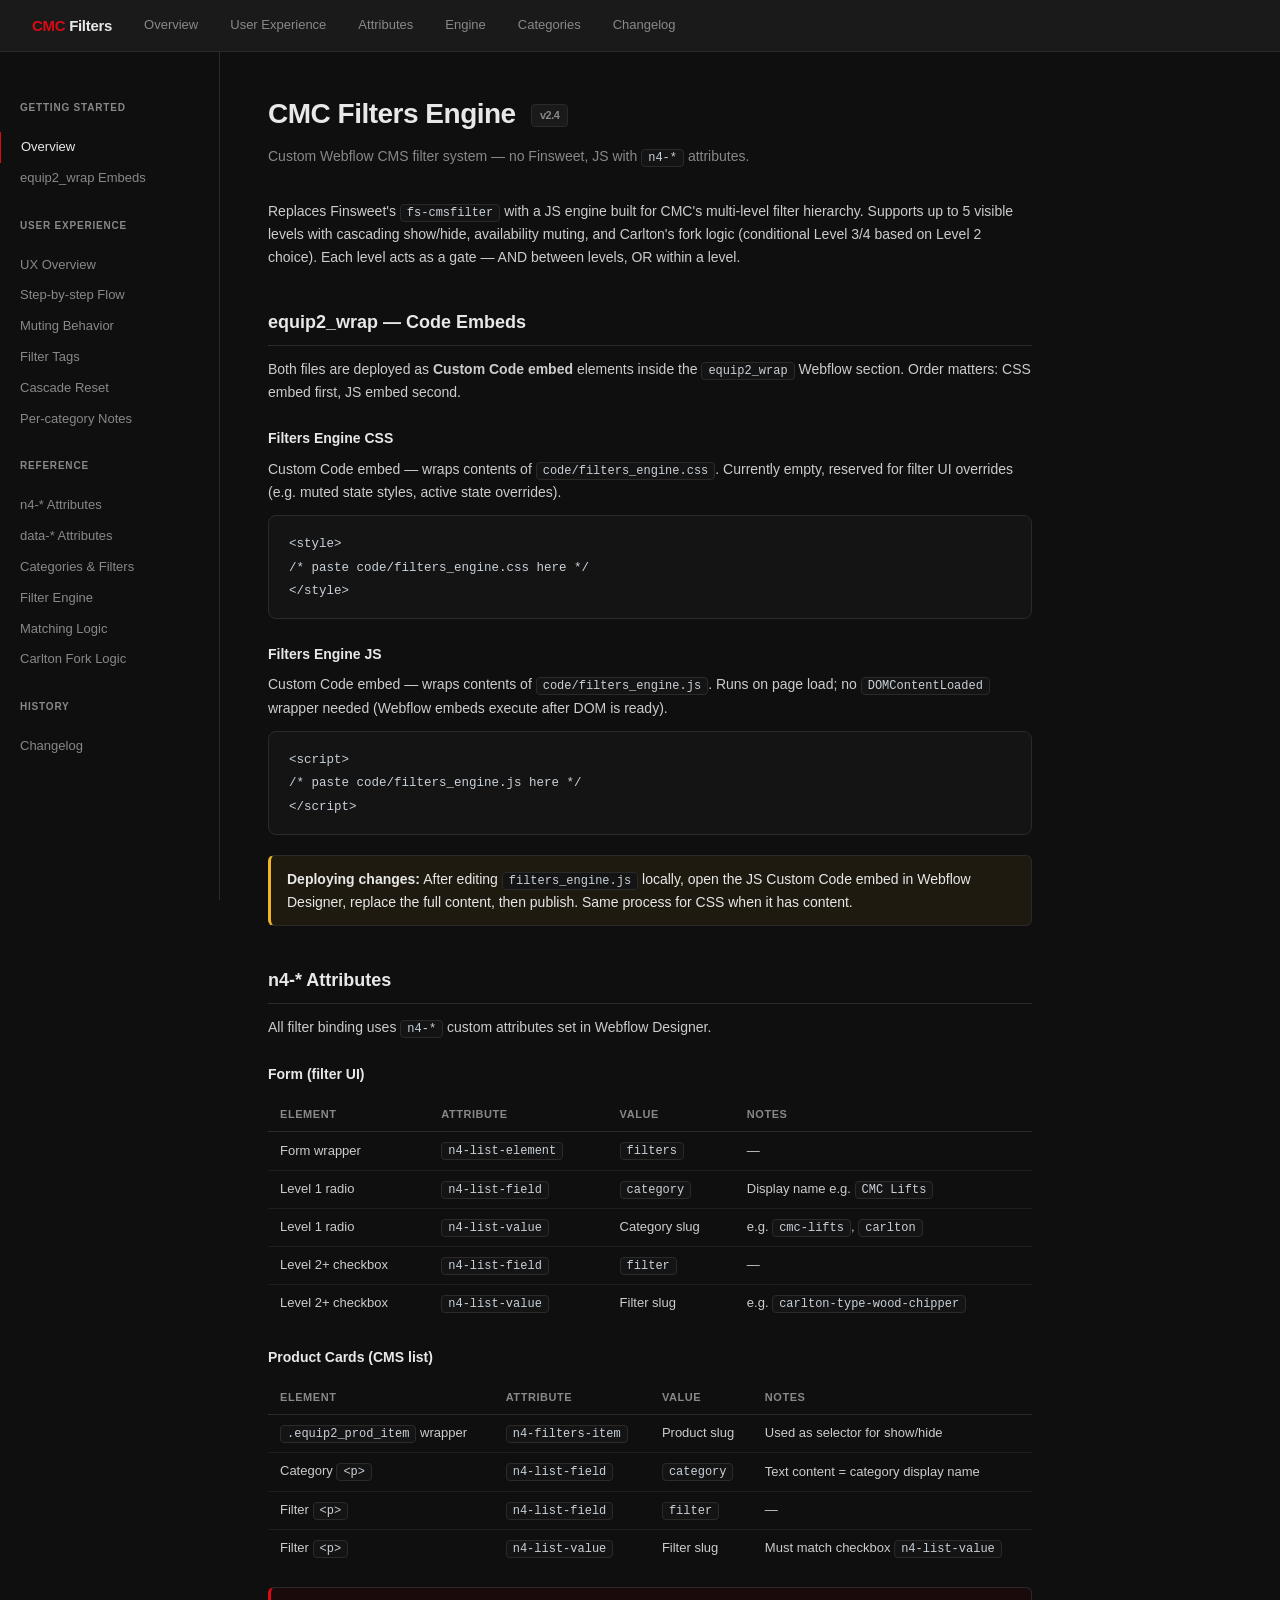
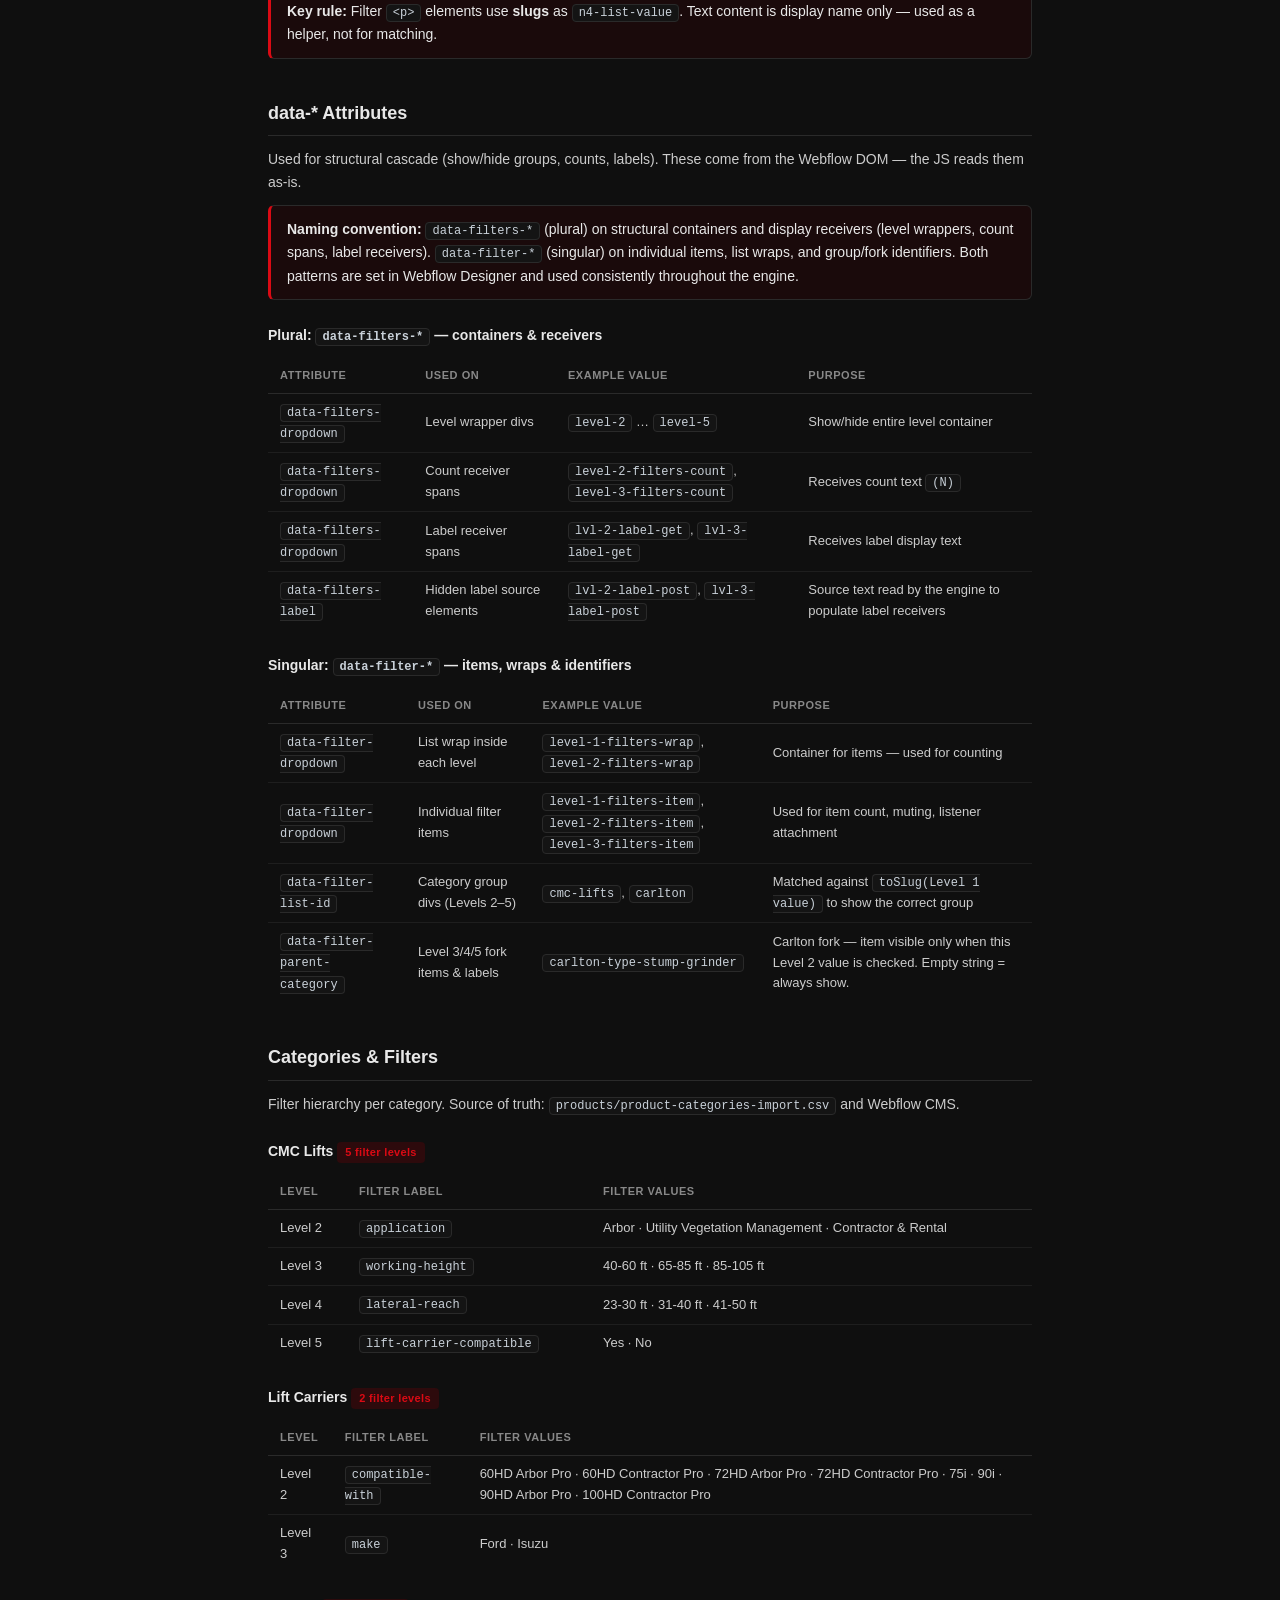
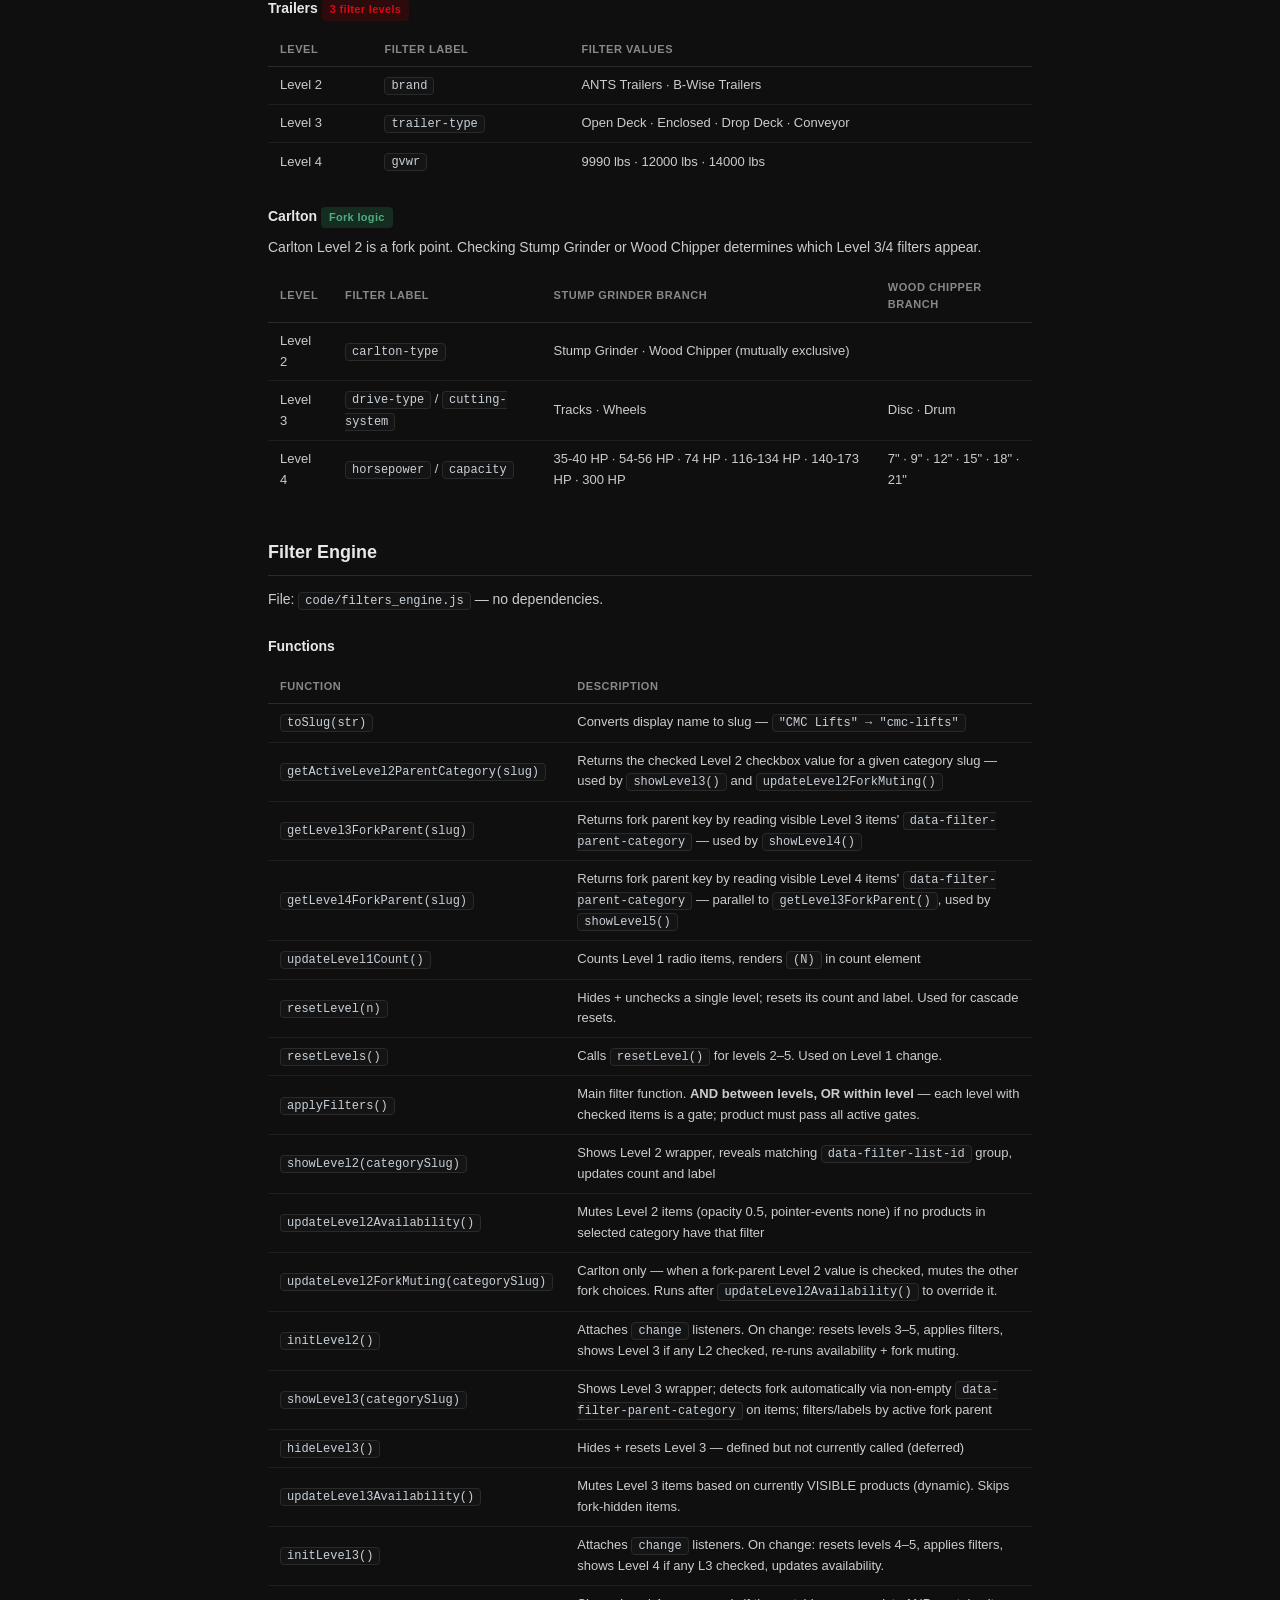
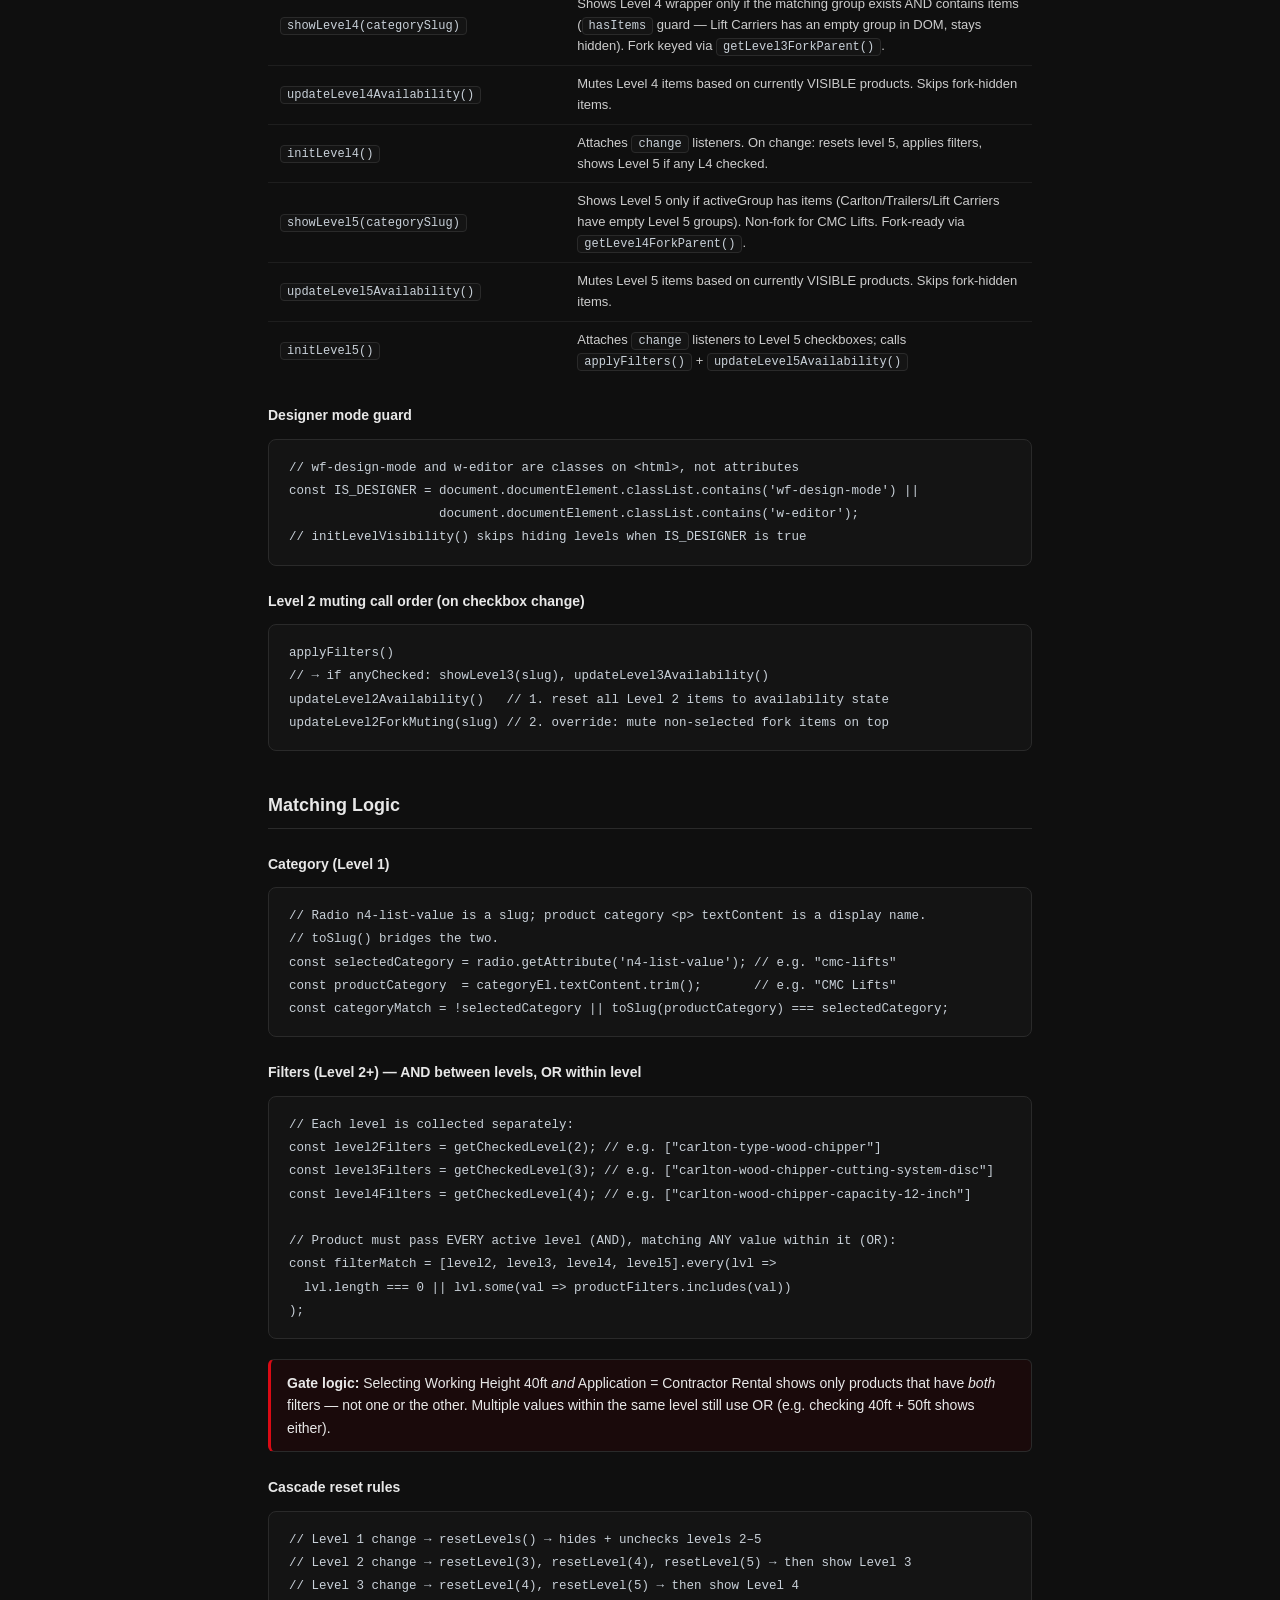
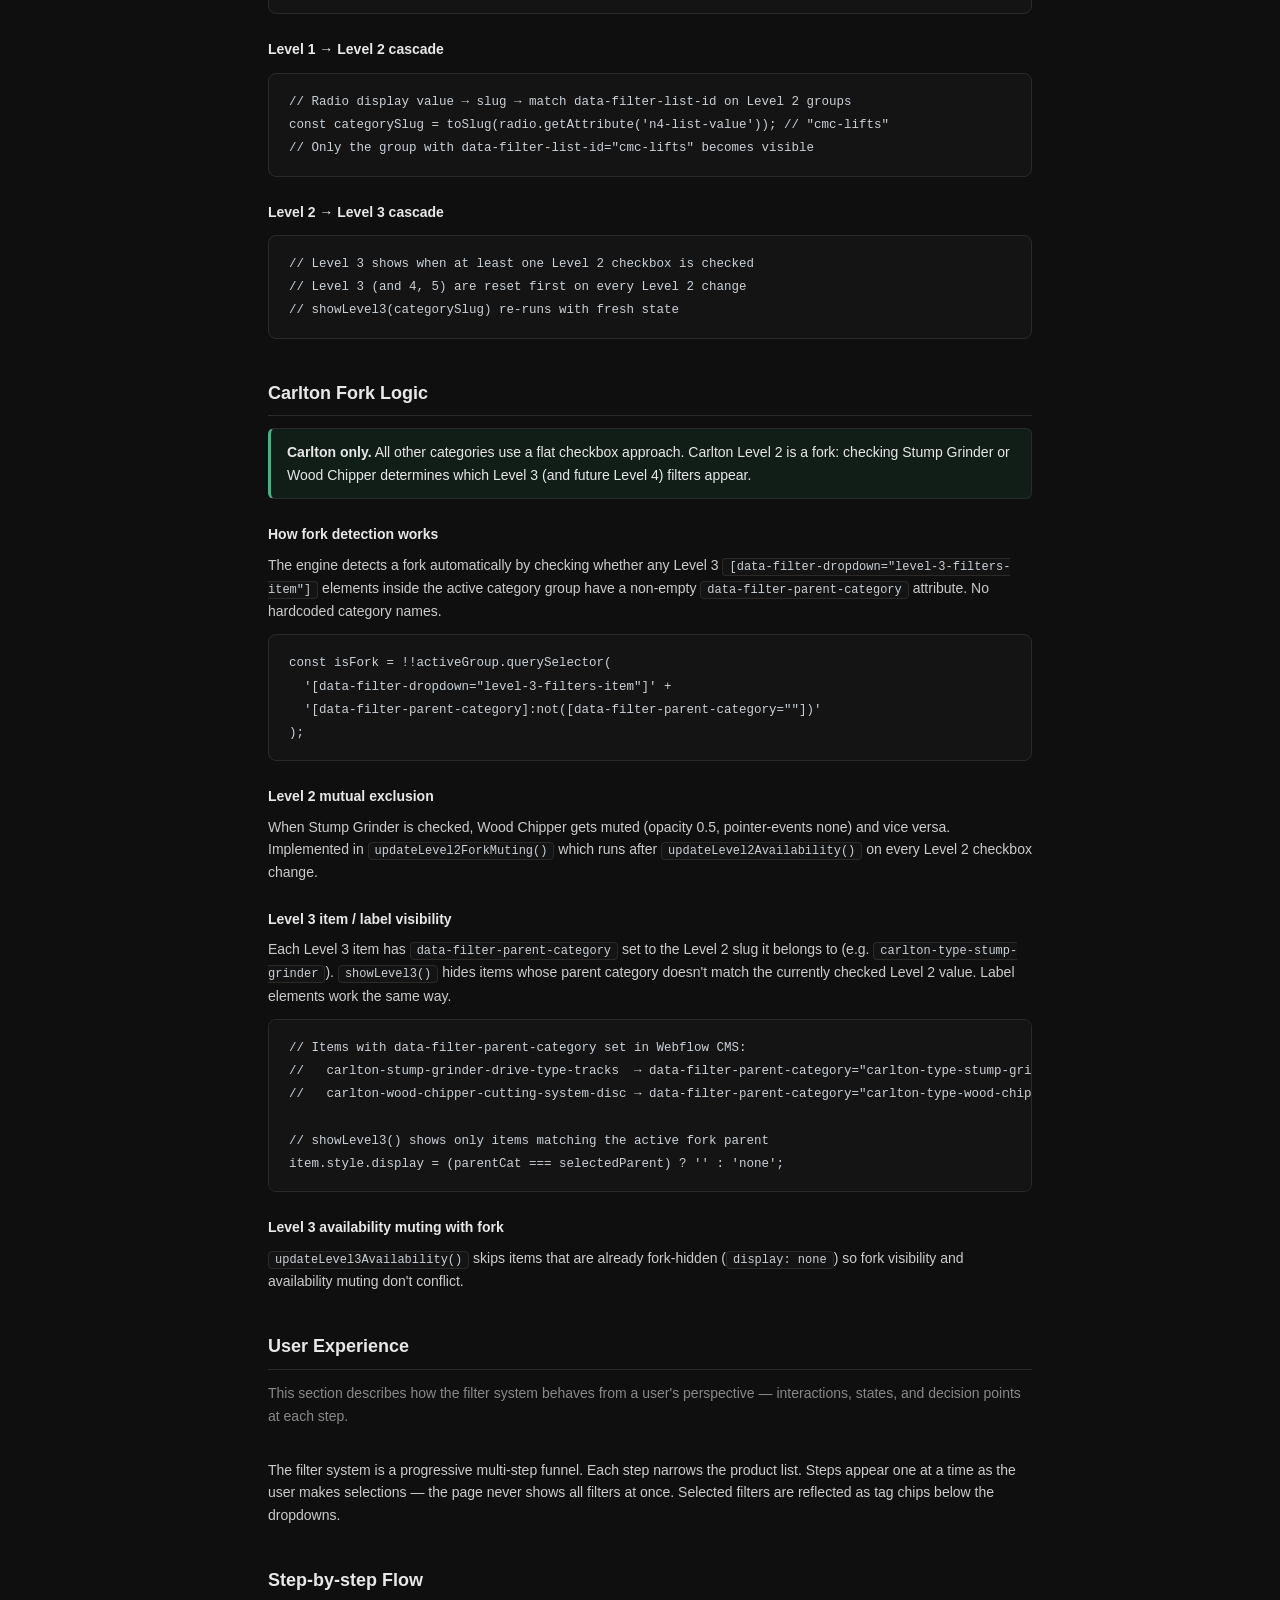
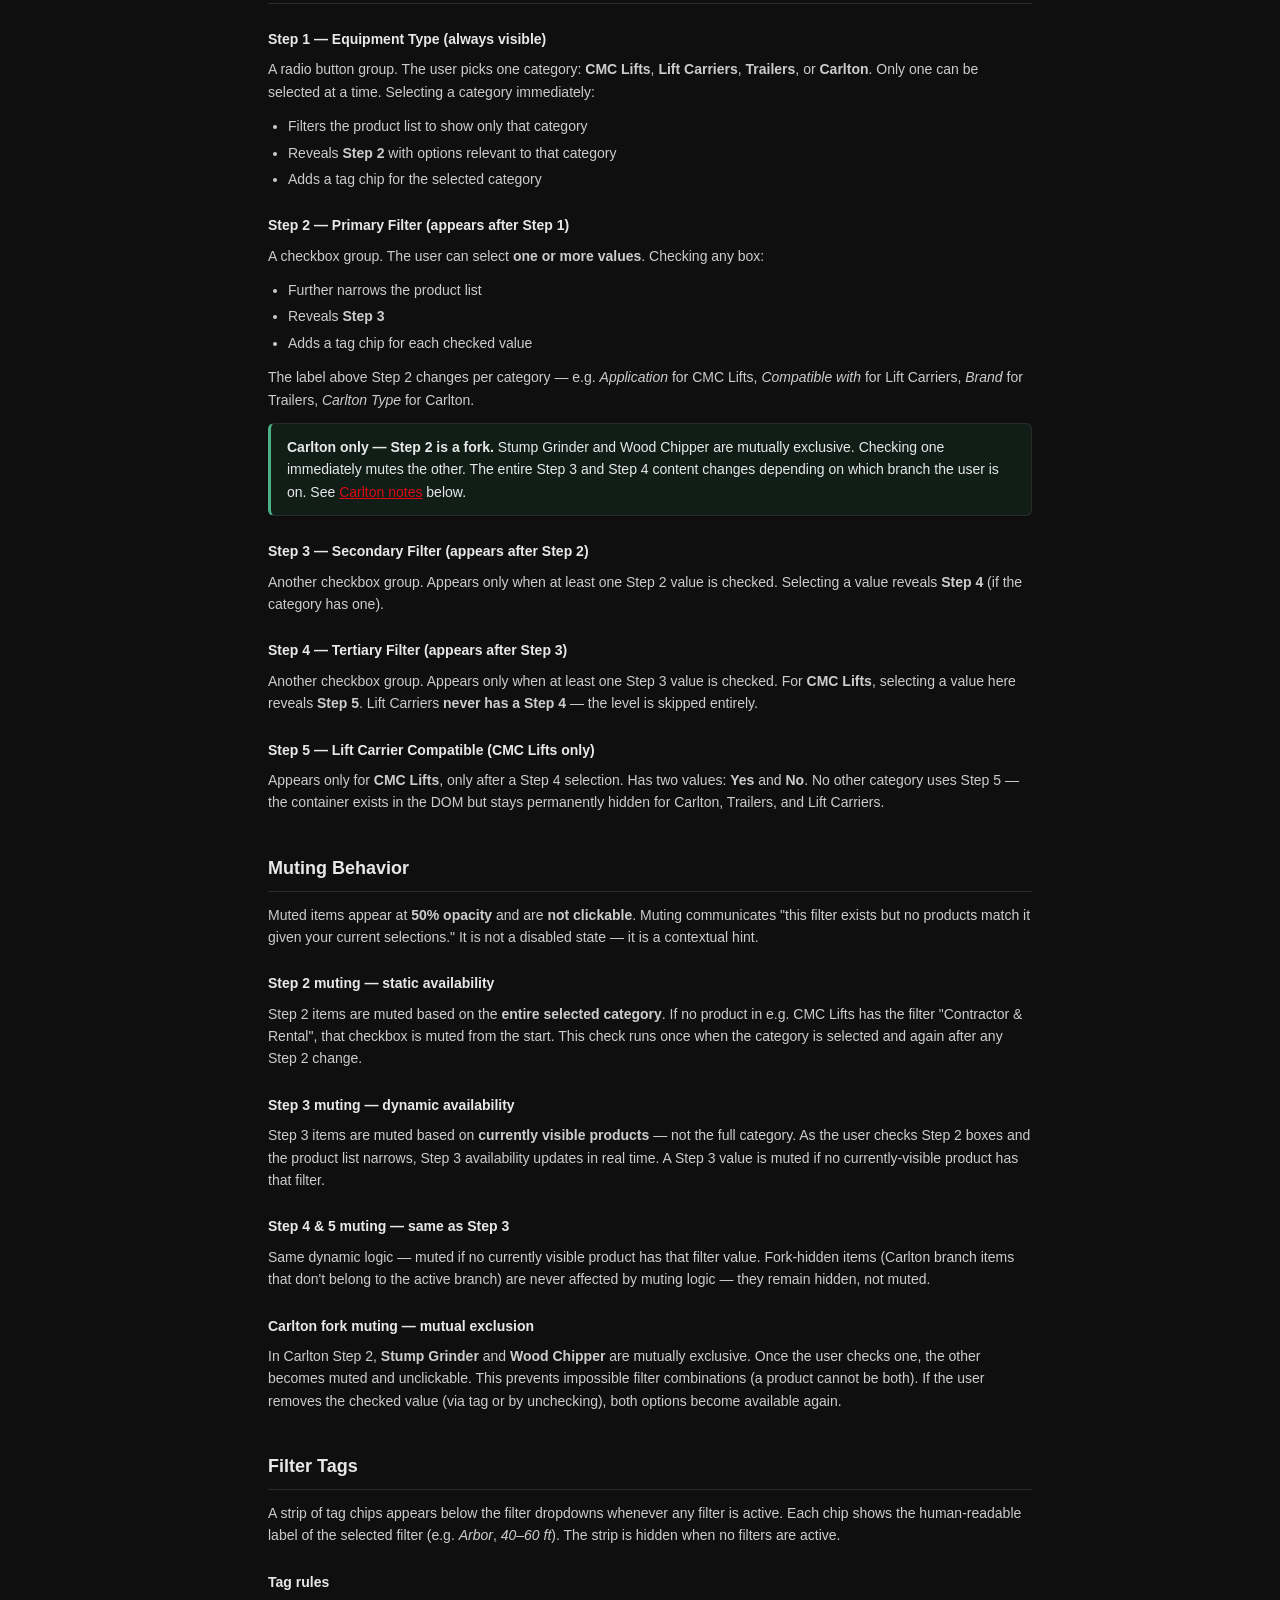
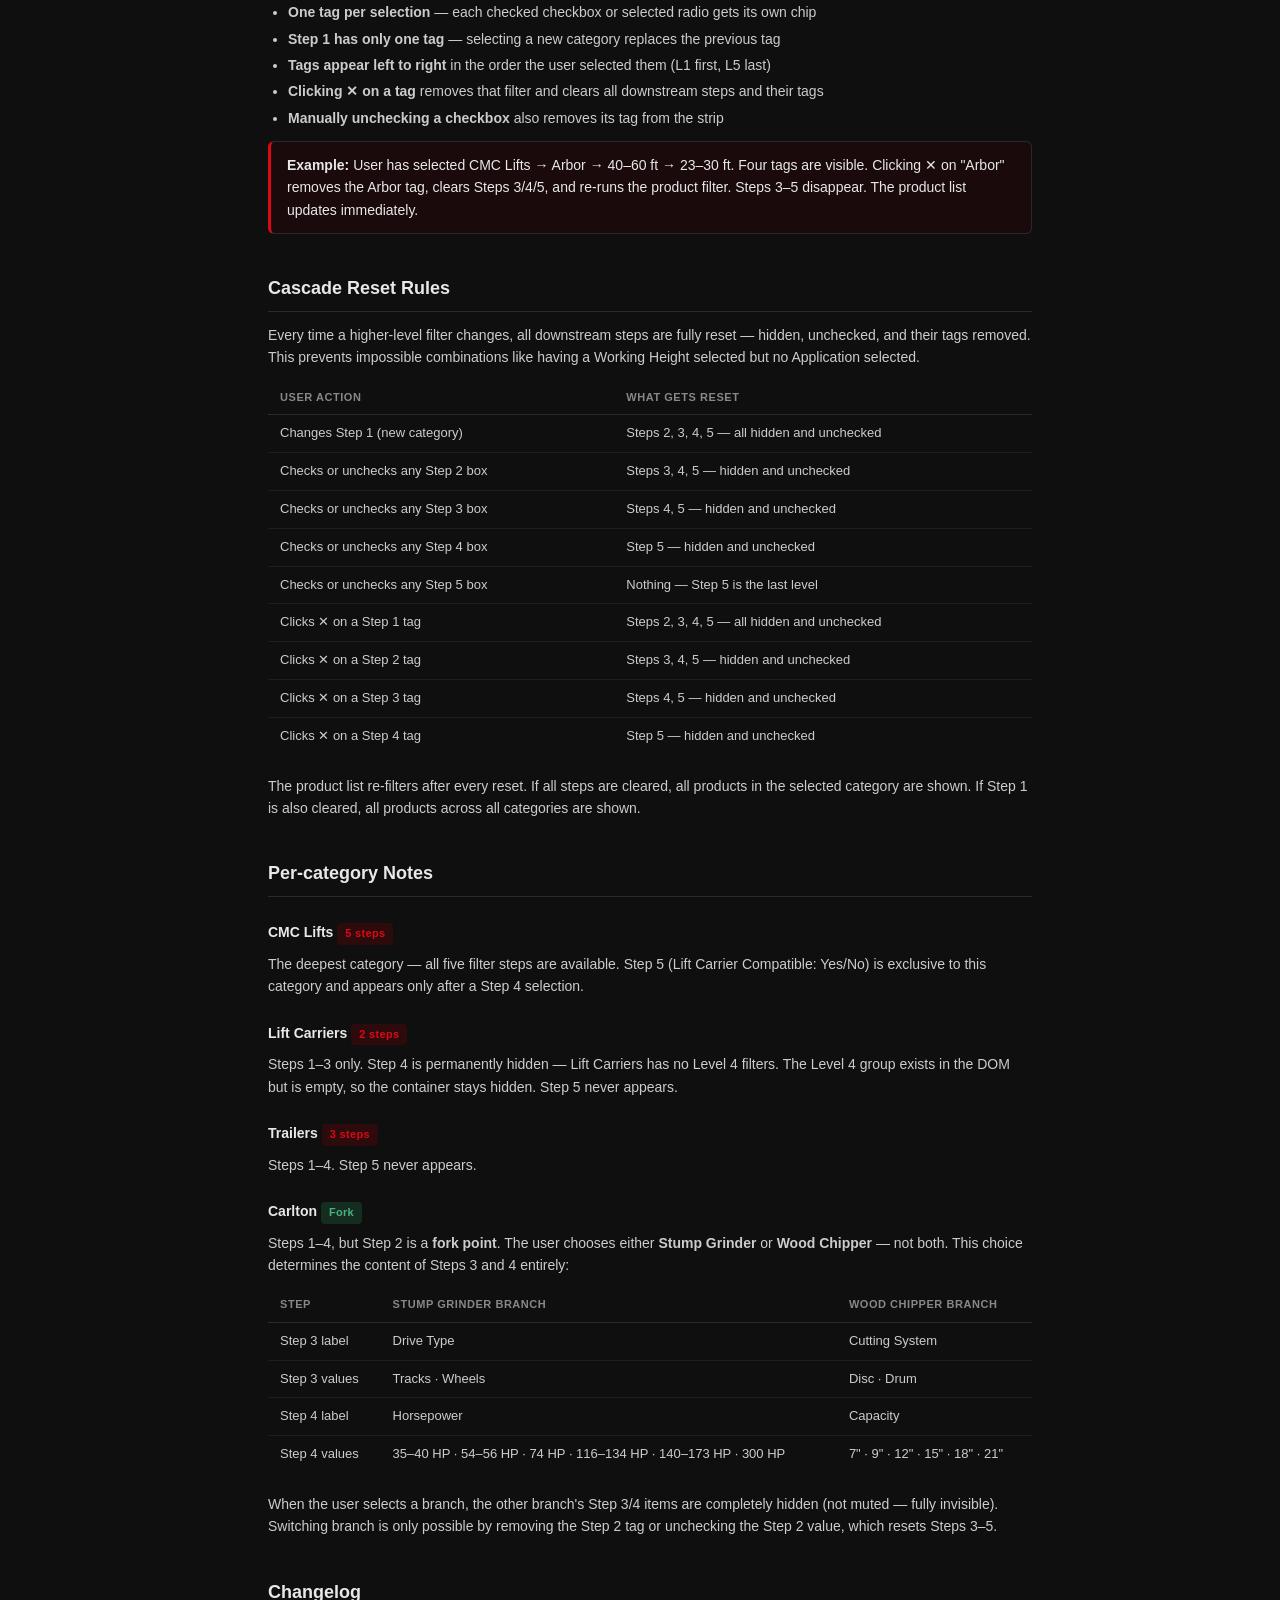
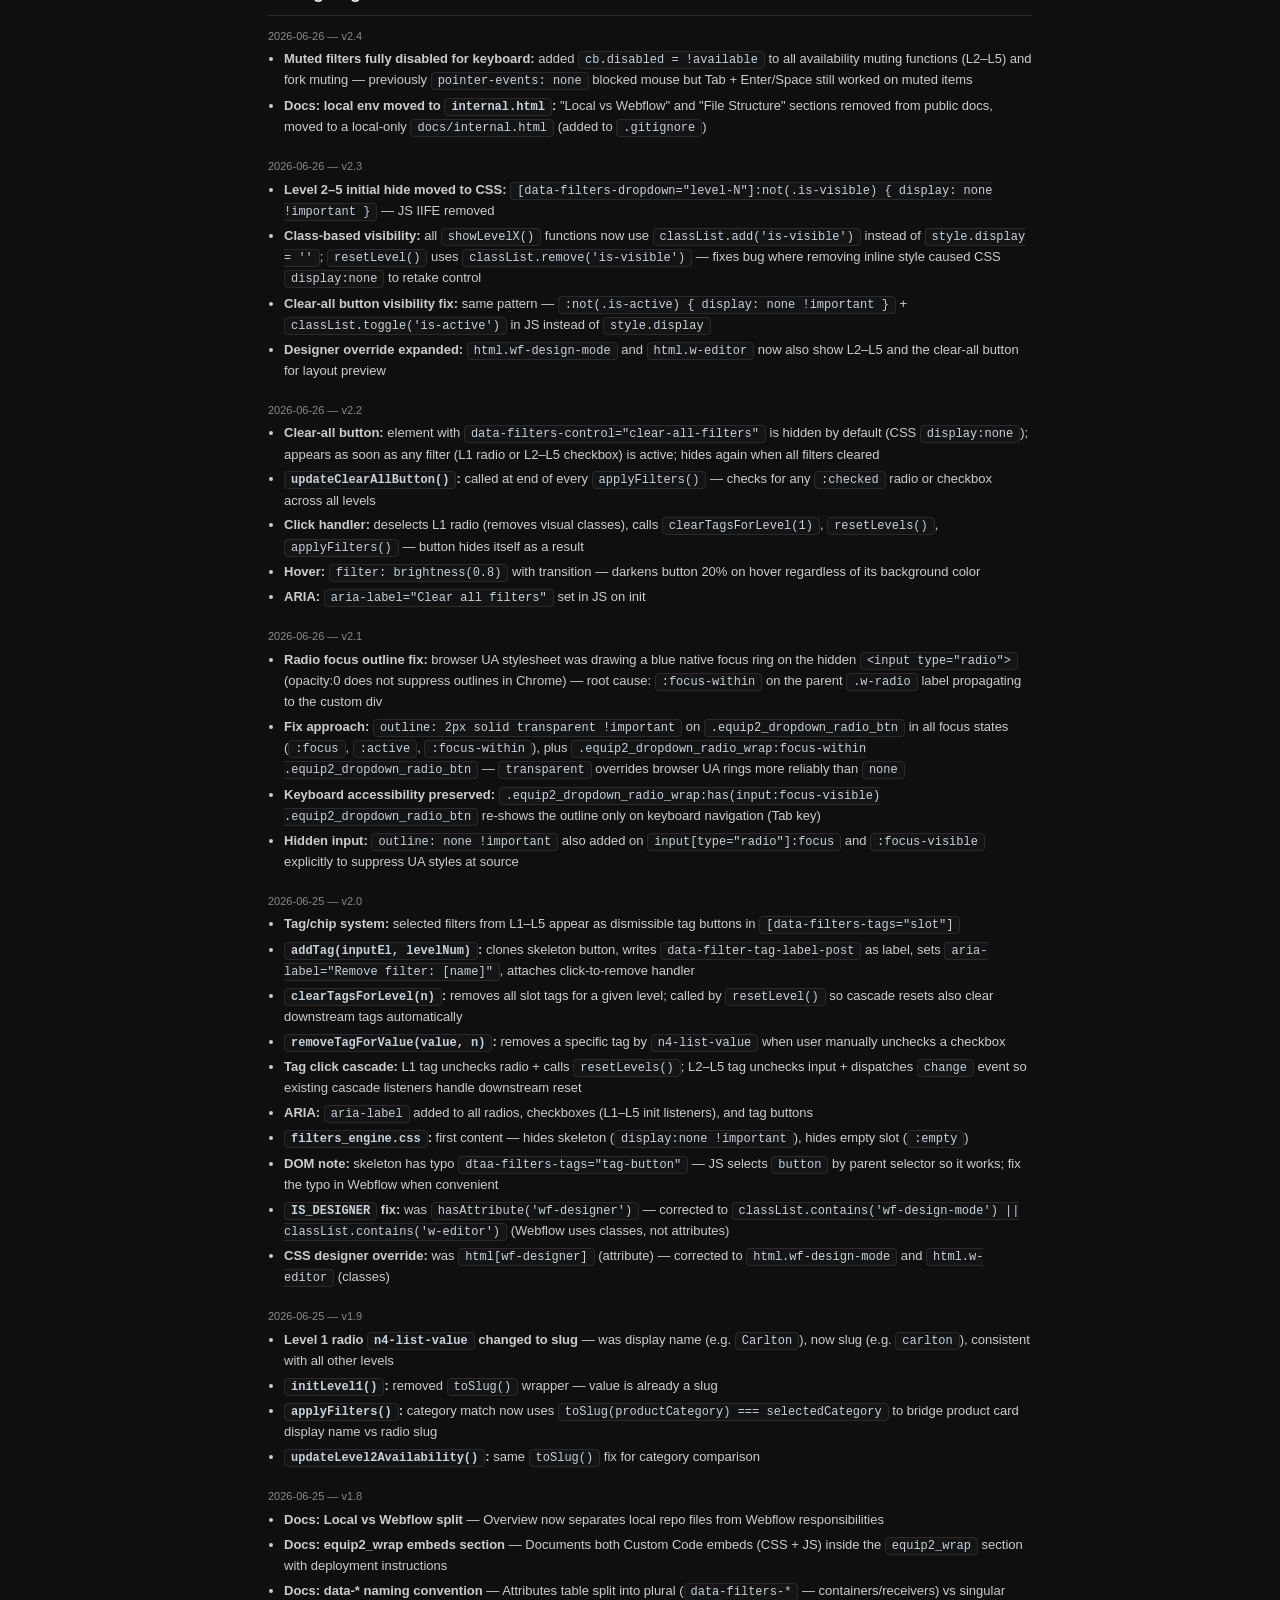
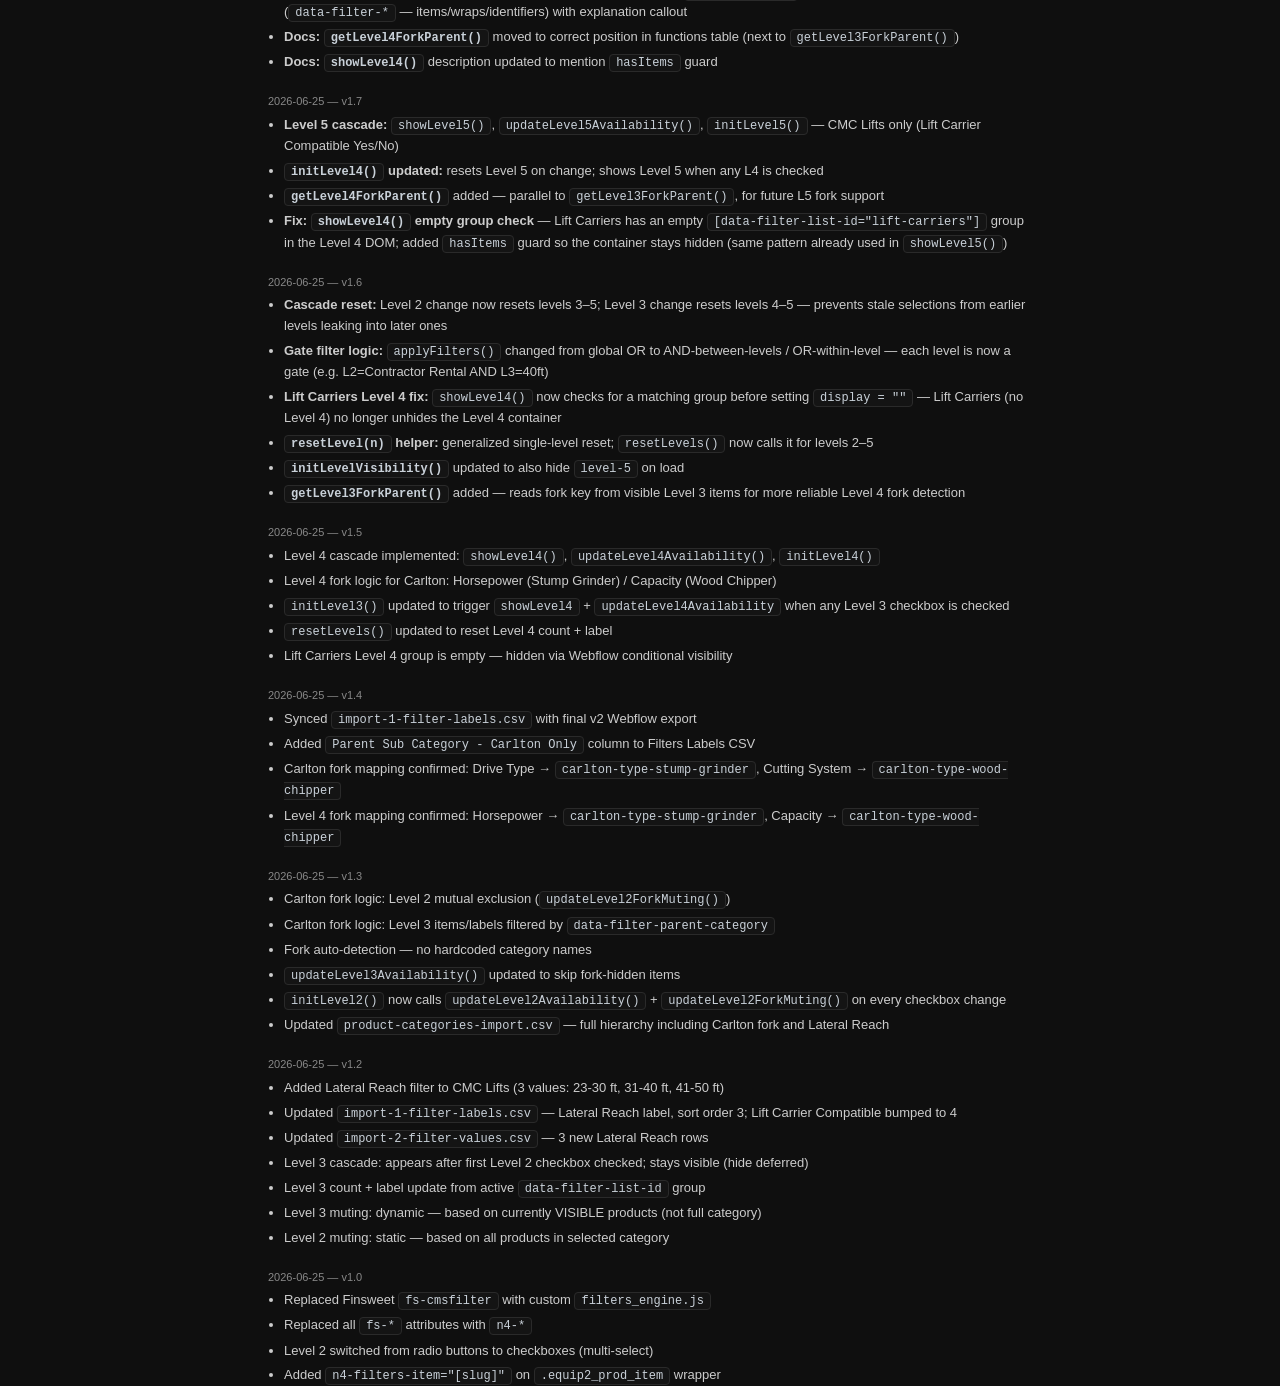
<file: index.html>
<!DOCTYPE html>
<html lang="en">
<head>
  <meta charset="UTF-8" />
  <meta name="viewport" content="width=device-width, initial-scale=1.0" />
  <title>CMC Filters Engine v2.4 — Docs</title>
  <style>
    :root {
      --bg: #0f0f0f;
      --surface: #1a1a1a;
      --border: #2a2a2a;
      --text: #e8e8e8;
      --muted: #888;
      --accent: #da0a14;
      --accent-hover: #ee1621;
      --green: #4caf82;
      --yellow: #f0b429;
      --red: #e05252;
      --code-bg: #141414;
    }
    * { box-sizing: border-box; margin: 0; padding: 0; }
    body {
      font-family: -apple-system, BlinkMacSystemFont, "Segoe UI", sans-serif;
      background: var(--bg);
      color: var(--text);
      font-size: 14px;
      line-height: 1.6;
    }
    nav {
      position: sticky; top: 0;
      background: var(--surface);
      border-bottom: 1px solid var(--border);
      padding: 0 32px;
      display: flex; align-items: center; gap: 32px;
      height: 52px;
      z-index: 100;
    }
    nav .logo { font-weight: 700; font-size: 15px; color: var(--accent); letter-spacing: -0.3px; }
    nav .logo span { color: var(--text); }
    nav a { color: var(--muted); text-decoration: none; font-size: 13px; }
    nav a:hover { color: var(--text); }
    .layout { display: flex; min-height: calc(100vh - 52px); }
    aside {
      width: 220px; flex-shrink: 0;
      border-right: 1px solid var(--border);
      padding: 24px 0;
      position: sticky; top: 52px;
      height: calc(100vh - 52px);
      overflow-y: auto;
    }
    aside h3 {
      font-size: 10px; font-weight: 600; letter-spacing: 0.08em;
      text-transform: uppercase; color: var(--muted);
      padding: 0 20px 8px;
    }
    aside ul { list-style: none; }
    aside ul li a {
      display: block; padding: 5px 20px;
      color: var(--muted); text-decoration: none; font-size: 13px;
    }
    aside ul li a:hover, aside ul li a.active { color: var(--text); }
    aside ul li a.active { border-left: 2px solid var(--accent); margin-left: -1px; }
    aside .section-gap { margin-top: 20px; }
    main { flex: 1; padding: 40px 48px; max-width: 860px; }
    h1 { font-size: 28px; font-weight: 700; margin-bottom: 8px; letter-spacing: -0.5px; }
    h2 {
      font-size: 18px; font-weight: 600; margin: 40px 0 12px;
      padding-bottom: 8px; border-bottom: 1px solid var(--border);
    }
    h3 { font-size: 14px; font-weight: 600; margin: 24px 0 8px; }
    p { margin-bottom: 12px; color: #ccc; }
    .subtitle { color: var(--muted); font-size: 14px; margin-bottom: 32px; }
    code {
      font-family: "SF Mono", "Fira Code", monospace;
      background: var(--code-bg);
      border: 1px solid var(--border);
      padding: 1px 6px; border-radius: 4px;
      font-size: 12px; color: #c9d1d9;
    }
    pre {
      background: var(--code-bg);
      border: 1px solid var(--border);
      border-radius: 8px;
      padding: 16px 20px;
      overflow-x: auto;
      margin: 12px 0 20px;
    }
    pre code {
      background: none; border: none; padding: 0;
      font-size: 12.5px; line-height: 1.7;
    }
    table { width: 100%; border-collapse: collapse; margin: 12px 0 20px; }
    th {
      text-align: left; font-size: 11px; font-weight: 600;
      text-transform: uppercase; letter-spacing: 0.05em;
      color: var(--muted); padding: 8px 12px;
      border-bottom: 1px solid var(--border);
    }
    td { padding: 8px 12px; border-bottom: 1px solid #1e1e1e; font-size: 13px; color: #ccc; }
    tr:last-child td { border-bottom: none; }
    .badge {
      display: inline-block; padding: 2px 8px; border-radius: 4px;
      font-size: 11px; font-weight: 600; letter-spacing: 0.03em;
    }
    .badge-blue { background: #2d0a0c; color: var(--accent); }
    .badge-green { background: #152d20; color: var(--green); }
    .badge-yellow { background: #2d2010; color: var(--yellow); }
    .callout {
      border: 1px solid var(--border);
      border-left: 3px solid var(--accent);
      background: #1a0a0b;
      border-radius: 6px;
      padding: 12px 16px;
      margin: 12px 0 20px;
    }
    .callout.warn { border-left-color: var(--yellow); background: #1e1a10; }
    .callout.fork { border-left-color: var(--green); background: #111e18; }
    .version-tag {
      display: inline-block;
      background: var(--surface); border: 1px solid var(--border);
      border-radius: 4px; padding: 2px 8px;
      font-size: 11px; color: var(--muted);
      margin-left: 8px; vertical-align: middle;
    }
    .changelog-entry { margin-bottom: 20px; }
    .changelog-entry .date { font-size: 11px; color: var(--muted); margin-bottom: 4px; }
    .changelog-entry ul { padding-left: 16px; color: #ccc; }
    .changelog-entry ul li { margin-bottom: 4px; font-size: 13px; }
    section { scroll-margin-top: 68px; }
  </style>
</head>
<body>

<nav>
  <span class="logo">CMC <span>Filters</span></span>
  <a href="#overview">Overview</a>
  <a href="#ux">User Experience</a>
  <a href="#attributes">Attributes</a>
  <a href="#engine">Engine</a>
  <a href="#categories">Categories</a>
  <a href="#changelog">Changelog</a>
</nav>

<div class="layout">
  <aside>
    <h3>Getting Started</h3>
    <ul>
      <li><a href="#overview" class="active">Overview</a></li>
      <li><a href="#equip2-embed">equip2_wrap Embeds</a></li>
    </ul>
    <div class="section-gap">
      <h3>User Experience</h3>
      <ul>
        <li><a href="#ux">UX Overview</a></li>
        <li><a href="#ux-flow">Step-by-step Flow</a></li>
        <li><a href="#ux-muting">Muting Behavior</a></li>
        <li><a href="#ux-tags">Filter Tags</a></li>
        <li><a href="#ux-cascade">Cascade Reset</a></li>
        <li><a href="#ux-categories">Per-category Notes</a></li>
      </ul>
    </div>
    <div class="section-gap">
      <h3>Reference</h3>
      <ul>
        <li><a href="#attributes">n4-* Attributes</a></li>
        <li><a href="#data-attributes">data-* Attributes</a></li>
        <li><a href="#categories">Categories & Filters</a></li>
        <li><a href="#engine">Filter Engine</a></li>
        <li><a href="#matching">Matching Logic</a></li>
        <li><a href="#fork">Carlton Fork Logic</a></li>
      </ul>
    </div>
    <div class="section-gap">
      <h3>History</h3>
      <ul>
        <li><a href="#changelog">Changelog</a></li>
      </ul>
    </div>
  </aside>

  <main>

    <section id="overview">
      <h1>CMC Filters Engine <span class="version-tag">v2.4</span></h1>
      <p class="subtitle">Custom Webflow CMS filter system — no Finsweet, JS with <code>n4-*</code> attributes.</p>
      <p>
        Replaces Finsweet's <code>fs-cmsfilter</code> with a JS engine built for CMC's
        multi-level filter hierarchy. Supports up to 5 visible levels with cascading show/hide,
        availability muting, and Carlton's fork logic (conditional Level 3/4 based on Level 2 choice).
        Each level acts as a gate — AND between levels, OR within a level.
      </p>

      <h2 id="equip2-embed">equip2_wrap — Code Embeds</h2>
      <p>
        Both files are deployed as <strong>Custom Code embed</strong> elements inside the
        <code>equip2_wrap</code> Webflow section. Order matters: CSS embed first, JS embed second.
      </p>

      <h3>Filters Engine CSS</h3>
      <p>Custom Code embed — wraps contents of <code>code/filters_engine.css</code>. Currently empty, reserved for filter UI overrides (e.g. muted state styles, active state overrides).</p>
      <pre><code>&lt;style&gt;
/* paste code/filters_engine.css here */
&lt;/style&gt;</code></pre>

      <h3>Filters Engine JS</h3>
      <p>Custom Code embed — wraps contents of <code>code/filters_engine.js</code>. Runs on page load; no <code>DOMContentLoaded</code> wrapper needed (Webflow embeds execute after DOM is ready).</p>
      <pre><code>&lt;script&gt;
/* paste code/filters_engine.js here */
&lt;/script&gt;</code></pre>

      <div class="callout warn">
        <strong>Deploying changes:</strong> After editing <code>filters_engine.js</code> locally, open the JS Custom Code embed in Webflow Designer, replace the full content, then publish. Same process for CSS when it has content.
      </div>

    </section>

    <section id="attributes">
      <h2>n4-* Attributes</h2>
      <p>All filter binding uses <code>n4-*</code> custom attributes set in Webflow Designer.</p>

      <h3>Form (filter UI)</h3>
      <table>
        <thead><tr><th>Element</th><th>Attribute</th><th>Value</th><th>Notes</th></tr></thead>
        <tbody>
          <tr><td>Form wrapper</td><td><code>n4-list-element</code></td><td><code>filters</code></td><td>—</td></tr>
          <tr><td>Level 1 radio</td><td><code>n4-list-field</code></td><td><code>category</code></td><td>Display name e.g. <code>CMC Lifts</code></td></tr>
          <tr><td>Level 1 radio</td><td><code>n4-list-value</code></td><td>Category slug</td><td>e.g. <code>cmc-lifts</code>, <code>carlton</code></td></tr>
          <tr><td>Level 2+ checkbox</td><td><code>n4-list-field</code></td><td><code>filter</code></td><td>—</td></tr>
          <tr><td>Level 2+ checkbox</td><td><code>n4-list-value</code></td><td>Filter slug</td><td>e.g. <code>carlton-type-wood-chipper</code></td></tr>
        </tbody>
      </table>

      <h3>Product Cards (CMS list)</h3>
      <table>
        <thead><tr><th>Element</th><th>Attribute</th><th>Value</th><th>Notes</th></tr></thead>
        <tbody>
          <tr><td><code>.equip2_prod_item</code> wrapper</td><td><code>n4-filters-item</code></td><td>Product slug</td><td>Used as selector for show/hide</td></tr>
          <tr><td>Category <code>&lt;p&gt;</code></td><td><code>n4-list-field</code></td><td><code>category</code></td><td>Text content = category display name</td></tr>
          <tr><td>Filter <code>&lt;p&gt;</code></td><td><code>n4-list-field</code></td><td><code>filter</code></td><td>—</td></tr>
          <tr><td>Filter <code>&lt;p&gt;</code></td><td><code>n4-list-value</code></td><td>Filter slug</td><td>Must match checkbox <code>n4-list-value</code></td></tr>
        </tbody>
      </table>

      <div class="callout">
        <strong>Key rule:</strong> Filter <code>&lt;p&gt;</code> elements use <strong>slugs</strong> as <code>n4-list-value</code>.
        Text content is display name only — used as a helper, not for matching.
      </div>
    </section>

    <section id="data-attributes">
      <h2>data-* Attributes</h2>
      <p>Used for structural cascade (show/hide groups, counts, labels). These come from the Webflow DOM — the JS reads them as-is.</p>

      <div class="callout">
        <strong>Naming convention:</strong> <code>data-filters-*</code> (plural) on structural containers and display receivers (level wrappers, count spans, label receivers).
        <code>data-filter-*</code> (singular) on individual items, list wraps, and group/fork identifiers.
        Both patterns are set in Webflow Designer and used consistently throughout the engine.
      </div>

      <h3>Plural: <code>data-filters-*</code> — containers &amp; receivers</h3>
      <table>
        <thead><tr><th>Attribute</th><th>Used on</th><th>Example value</th><th>Purpose</th></tr></thead>
        <tbody>
          <tr><td><code>data-filters-dropdown</code></td><td>Level wrapper divs</td><td><code>level-2</code> … <code>level-5</code></td><td>Show/hide entire level container</td></tr>
          <tr><td><code>data-filters-dropdown</code></td><td>Count receiver spans</td><td><code>level-2-filters-count</code>, <code>level-3-filters-count</code></td><td>Receives count text <code>(N)</code></td></tr>
          <tr><td><code>data-filters-dropdown</code></td><td>Label receiver spans</td><td><code>lvl-2-label-get</code>, <code>lvl-3-label-get</code></td><td>Receives label display text</td></tr>
          <tr><td><code>data-filters-label</code></td><td>Hidden label source elements</td><td><code>lvl-2-label-post</code>, <code>lvl-3-label-post</code></td><td>Source text read by the engine to populate label receivers</td></tr>
        </tbody>
      </table>

      <h3>Singular: <code>data-filter-*</code> — items, wraps &amp; identifiers</h3>
      <table>
        <thead><tr><th>Attribute</th><th>Used on</th><th>Example value</th><th>Purpose</th></tr></thead>
        <tbody>
          <tr><td><code>data-filter-dropdown</code></td><td>List wrap inside each level</td><td><code>level-1-filters-wrap</code>, <code>level-2-filters-wrap</code></td><td>Container for items — used for counting</td></tr>
          <tr><td><code>data-filter-dropdown</code></td><td>Individual filter items</td><td><code>level-1-filters-item</code>, <code>level-2-filters-item</code>, <code>level-3-filters-item</code></td><td>Used for item count, muting, listener attachment</td></tr>
          <tr><td><code>data-filter-list-id</code></td><td>Category group divs (Levels 2–5)</td><td><code>cmc-lifts</code>, <code>carlton</code></td><td>Matched against <code>toSlug(Level 1 value)</code> to show the correct group</td></tr>
          <tr><td><code>data-filter-parent-category</code></td><td>Level 3/4/5 fork items &amp; labels</td><td><code>carlton-type-stump-grinder</code></td><td>Carlton fork — item visible only when this Level 2 value is checked. Empty string = always show.</td></tr>
        </tbody>
      </table>
    </section>

    <section id="categories">
      <h2>Categories & Filters</h2>
      <p>Filter hierarchy per category. Source of truth: <code>products/product-categories-import.csv</code> and Webflow CMS.</p>

      <h3>CMC Lifts <span class="badge badge-blue">5 filter levels</span></h3>
      <table>
        <thead><tr><th>Level</th><th>Filter Label</th><th>Filter Values</th></tr></thead>
        <tbody>
          <tr><td>Level 2</td><td><code>application</code></td><td>Arbor · Utility Vegetation Management · Contractor &amp; Rental</td></tr>
          <tr><td>Level 3</td><td><code>working-height</code></td><td>40-60 ft · 65-85 ft · 85-105 ft</td></tr>
          <tr><td>Level 4</td><td><code>lateral-reach</code></td><td>23-30 ft · 31-40 ft · 41-50 ft</td></tr>
          <tr><td>Level 5</td><td><code>lift-carrier-compatible</code></td><td>Yes · No</td></tr>
        </tbody>
      </table>

      <h3>Lift Carriers <span class="badge badge-blue">2 filter levels</span></h3>
      <table>
        <thead><tr><th>Level</th><th>Filter Label</th><th>Filter Values</th></tr></thead>
        <tbody>
          <tr><td>Level 2</td><td><code>compatible-with</code></td><td>60HD Arbor Pro · 60HD Contractor Pro · 72HD Arbor Pro · 72HD Contractor Pro · 75i · 90i · 90HD Arbor Pro · 100HD Contractor Pro</td></tr>
          <tr><td>Level 3</td><td><code>make</code></td><td>Ford · Isuzu</td></tr>
        </tbody>
      </table>

      <h3>Trailers <span class="badge badge-blue">3 filter levels</span></h3>
      <table>
        <thead><tr><th>Level</th><th>Filter Label</th><th>Filter Values</th></tr></thead>
        <tbody>
          <tr><td>Level 2</td><td><code>brand</code></td><td>ANTS Trailers · B-Wise Trailers</td></tr>
          <tr><td>Level 3</td><td><code>trailer-type</code></td><td>Open Deck · Enclosed · Drop Deck · Conveyor</td></tr>
          <tr><td>Level 4</td><td><code>gvwr</code></td><td>9990 lbs · 12000 lbs · 14000 lbs</td></tr>
        </tbody>
      </table>

      <h3>Carlton <span class="badge badge-green">Fork logic</span></h3>
      <p>Carlton Level 2 is a fork point. Checking Stump Grinder or Wood Chipper determines which Level 3/4 filters appear.</p>
      <table>
        <thead><tr><th>Level</th><th>Filter Label</th><th>Stump Grinder branch</th><th>Wood Chipper branch</th></tr></thead>
        <tbody>
          <tr><td>Level 2</td><td><code>carlton-type</code></td><td colspan="2">Stump Grinder · Wood Chipper (mutually exclusive)</td></tr>
          <tr><td>Level 3</td><td><code>drive-type</code> / <code>cutting-system</code></td><td>Tracks · Wheels</td><td>Disc · Drum</td></tr>
          <tr><td>Level 4</td><td><code>horsepower</code> / <code>capacity</code></td><td>35-40 HP · 54-56 HP · 74 HP · 116-134 HP · 140-173 HP · 300 HP</td><td>7" · 9" · 12" · 15" · 18" · 21"</td></tr>
        </tbody>
      </table>
    </section>

    <section id="engine">
      <h2>Filter Engine</h2>
      <p>File: <code>code/filters_engine.js</code> — no dependencies.</p>

      <h3>Functions</h3>
      <table>
        <thead><tr><th>Function</th><th>Description</th></tr></thead>
        <tbody>
          <tr><td><code>toSlug(str)</code></td><td>Converts display name to slug — <code>"CMC Lifts" → "cmc-lifts"</code></td></tr>
          <tr><td><code>getActiveLevel2ParentCategory(slug)</code></td><td>Returns the checked Level 2 checkbox value for a given category slug — used by <code>showLevel3()</code> and <code>updateLevel2ForkMuting()</code></td></tr>
          <tr><td><code>getLevel3ForkParent(slug)</code></td><td>Returns fork parent key by reading visible Level 3 items' <code>data-filter-parent-category</code> — used by <code>showLevel4()</code></td></tr>
          <tr><td><code>getLevel4ForkParent(slug)</code></td><td>Returns fork parent key by reading visible Level 4 items' <code>data-filter-parent-category</code> — parallel to <code>getLevel3ForkParent()</code>, used by <code>showLevel5()</code></td></tr>
          <tr><td><code>updateLevel1Count()</code></td><td>Counts Level 1 radio items, renders <code>(N)</code> in count element</td></tr>
          <tr><td><code>resetLevel(n)</code></td><td>Hides + unchecks a single level; resets its count and label. Used for cascade resets.</td></tr>
          <tr><td><code>resetLevels()</code></td><td>Calls <code>resetLevel()</code> for levels 2–5. Used on Level 1 change.</td></tr>
          <tr><td><code>applyFilters()</code></td><td>Main filter function. <strong>AND between levels, OR within level</strong> — each level with checked items is a gate; product must pass all active gates.</td></tr>
          <tr><td><code>showLevel2(categorySlug)</code></td><td>Shows Level 2 wrapper, reveals matching <code>data-filter-list-id</code> group, updates count and label</td></tr>
          <tr><td><code>updateLevel2Availability()</code></td><td>Mutes Level 2 items (opacity 0.5, pointer-events none) if no products in selected category have that filter</td></tr>
          <tr><td><code>updateLevel2ForkMuting(categorySlug)</code></td><td>Carlton only — when a fork-parent Level 2 value is checked, mutes the other fork choices. Runs after <code>updateLevel2Availability()</code> to override it.</td></tr>
          <tr><td><code>initLevel2()</code></td><td>Attaches <code>change</code> listeners. On change: resets levels 3–5, applies filters, shows Level 3 if any L2 checked, re-runs availability + fork muting.</td></tr>
          <tr><td><code>showLevel3(categorySlug)</code></td><td>Shows Level 3 wrapper; detects fork automatically via non-empty <code>data-filter-parent-category</code> on items; filters/labels by active fork parent</td></tr>
          <tr><td><code>hideLevel3()</code></td><td>Hides + resets Level 3 — defined but not currently called (deferred)</td></tr>
          <tr><td><code>updateLevel3Availability()</code></td><td>Mutes Level 3 items based on currently VISIBLE products (dynamic). Skips fork-hidden items.</td></tr>
          <tr><td><code>initLevel3()</code></td><td>Attaches <code>change</code> listeners. On change: resets levels 4–5, applies filters, shows Level 4 if any L3 checked, updates availability.</td></tr>
          <tr><td><code>showLevel4(categorySlug)</code></td><td>Shows Level 4 wrapper only if the matching group exists AND contains items (<code>hasItems</code> guard — Lift Carriers has an empty group in DOM, stays hidden). Fork keyed via <code>getLevel3ForkParent()</code>.</td></tr>
          <tr><td><code>updateLevel4Availability()</code></td><td>Mutes Level 4 items based on currently VISIBLE products. Skips fork-hidden items.</td></tr>
          <tr><td><code>initLevel4()</code></td><td>Attaches <code>change</code> listeners. On change: resets level 5, applies filters, shows Level 5 if any L4 checked.</td></tr>
          <tr><td><code>showLevel5(categorySlug)</code></td><td>Shows Level 5 only if activeGroup has items (Carlton/Trailers/Lift Carriers have empty Level 5 groups). Non-fork for CMC Lifts. Fork-ready via <code>getLevel4ForkParent()</code>.</td></tr>
          <tr><td><code>updateLevel5Availability()</code></td><td>Mutes Level 5 items based on currently VISIBLE products. Skips fork-hidden items.</td></tr>
          <tr><td><code>initLevel5()</code></td><td>Attaches <code>change</code> listeners to Level 5 checkboxes; calls <code>applyFilters()</code> + <code>updateLevel5Availability()</code></td></tr>
        </tbody>
      </table>

      <h3>Designer mode guard</h3>
      <pre><code>// wf-design-mode and w-editor are classes on &lt;html&gt;, not attributes
const IS_DESIGNER = document.documentElement.classList.contains('wf-design-mode') ||
                    document.documentElement.classList.contains('w-editor');
// initLevelVisibility() skips hiding levels when IS_DESIGNER is true</code></pre>

      <h3>Level 2 muting call order (on checkbox change)</h3>
      <pre><code>applyFilters()
// → if anyChecked: showLevel3(slug), updateLevel3Availability()
updateLevel2Availability()   // 1. reset all Level 2 items to availability state
updateLevel2ForkMuting(slug) // 2. override: mute non-selected fork items on top</code></pre>
    </section>

    <section id="matching">
      <h2>Matching Logic</h2>

      <h3>Category (Level 1)</h3>
      <pre><code>// Radio n4-list-value is a slug; product category &lt;p&gt; textContent is a display name.
// toSlug() bridges the two.
const selectedCategory = radio.getAttribute('n4-list-value'); // e.g. "cmc-lifts"
const productCategory  = categoryEl.textContent.trim();       // e.g. "CMC Lifts"
const categoryMatch = !selectedCategory || toSlug(productCategory) === selectedCategory;</code></pre>

      <h3>Filters (Level 2+) — AND between levels, OR within level</h3>
      <pre><code>// Each level is collected separately:
const level2Filters = getCheckedLevel(2); // e.g. ["carlton-type-wood-chipper"]
const level3Filters = getCheckedLevel(3); // e.g. ["carlton-wood-chipper-cutting-system-disc"]
const level4Filters = getCheckedLevel(4); // e.g. ["carlton-wood-chipper-capacity-12-inch"]

// Product must pass EVERY active level (AND), matching ANY value within it (OR):
const filterMatch = [level2, level3, level4, level5].every(lvl =>
  lvl.length === 0 || lvl.some(val => productFilters.includes(val))
);</code></pre>

      <div class="callout">
        <strong>Gate logic:</strong> Selecting Working Height 40ft <em>and</em> Application = Contractor Rental
        shows only products that have <em>both</em> filters — not one or the other.
        Multiple values within the same level still use OR (e.g. checking 40ft + 50ft shows either).
      </div>

      <h3>Cascade reset rules</h3>
      <pre><code>// Level 1 change → resetLevels() → hides + unchecks levels 2–5
// Level 2 change → resetLevel(3), resetLevel(4), resetLevel(5) → then show Level 3
// Level 3 change → resetLevel(4), resetLevel(5) → then show Level 4</code></pre>

      <h3>Level 1 → Level 2 cascade</h3>
      <pre><code>// Radio display value → slug → match data-filter-list-id on Level 2 groups
const categorySlug = toSlug(radio.getAttribute('n4-list-value')); // "cmc-lifts"
// Only the group with data-filter-list-id="cmc-lifts" becomes visible</code></pre>

      <h3>Level 2 → Level 3 cascade</h3>
      <pre><code>// Level 3 shows when at least one Level 2 checkbox is checked
// Level 3 (and 4, 5) are reset first on every Level 2 change
// showLevel3(categorySlug) re-runs with fresh state</code></pre>
    </section>

    <section id="fork">
      <h2>Carlton Fork Logic</h2>

      <div class="callout fork">
        <strong>Carlton only.</strong> All other categories use a flat checkbox approach.
        Carlton Level 2 is a fork: checking Stump Grinder or Wood Chipper determines
        which Level 3 (and future Level 4) filters appear.
      </div>

      <h3>How fork detection works</h3>
      <p>
        The engine detects a fork automatically by checking whether any Level 3
        <code>[data-filter-dropdown="level-3-filters-item"]</code> elements inside the active
        category group have a non-empty <code>data-filter-parent-category</code> attribute.
        No hardcoded category names.
      </p>
      <pre><code>const isFork = !!activeGroup.querySelector(
  '[data-filter-dropdown="level-3-filters-item"]' +
  '[data-filter-parent-category]:not([data-filter-parent-category=""])'
);</code></pre>

      <h3>Level 2 mutual exclusion</h3>
      <p>
        When Stump Grinder is checked, Wood Chipper gets muted (opacity 0.5, pointer-events none)
        and vice versa. Implemented in <code>updateLevel2ForkMuting()</code> which runs after
        <code>updateLevel2Availability()</code> on every Level 2 checkbox change.
      </p>

      <h3>Level 3 item / label visibility</h3>
      <p>
        Each Level 3 item has <code>data-filter-parent-category</code> set to the Level 2 slug
        it belongs to (e.g. <code>carlton-type-stump-grinder</code>). <code>showLevel3()</code>
        hides items whose parent category doesn't match the currently checked Level 2 value.
        Label elements work the same way.
      </p>
      <pre><code>// Items with data-filter-parent-category set in Webflow CMS:
//   carlton-stump-grinder-drive-type-tracks  → data-filter-parent-category="carlton-type-stump-grinder"
//   carlton-wood-chipper-cutting-system-disc → data-filter-parent-category="carlton-type-wood-chipper"

// showLevel3() shows only items matching the active fork parent
item.style.display = (parentCat === selectedParent) ? '' : 'none';</code></pre>

      <h3>Level 3 availability muting with fork</h3>
      <p>
        <code>updateLevel3Availability()</code> skips items that are already fork-hidden
        (<code>display: none</code>) so fork visibility and availability muting don't conflict.
      </p>
    </section>

    <section id="ux">
      <h2>User Experience</h2>
      <p class="subtitle">This section describes how the filter system behaves from a user's perspective — interactions, states, and decision points at each step.</p>
      <p>
        The filter system is a progressive multi-step funnel. Each step narrows the product list.
        Steps appear one at a time as the user makes selections — the page never shows all filters at once.
        Selected filters are reflected as tag chips below the dropdowns.
      </p>

      <h2 id="ux-flow">Step-by-step Flow</h2>

      <h3>Step 1 — Equipment Type (always visible)</h3>
      <p>
        A radio button group. The user picks one category: <strong>CMC Lifts</strong>, <strong>Lift Carriers</strong>,
        <strong>Trailers</strong>, or <strong>Carlton</strong>. Only one can be selected at a time.
        Selecting a category immediately:
      </p>
      <ul style="padding-left:20px; color:#ccc; margin-bottom:12px;">
        <li style="margin-bottom:4px">Filters the product list to show only that category</li>
        <li style="margin-bottom:4px">Reveals <strong>Step 2</strong> with options relevant to that category</li>
        <li style="margin-bottom:4px">Adds a tag chip for the selected category</li>
      </ul>

      <h3>Step 2 — Primary Filter (appears after Step 1)</h3>
      <p>
        A checkbox group. The user can select <strong>one or more values</strong>. Checking any box:
      </p>
      <ul style="padding-left:20px; color:#ccc; margin-bottom:12px;">
        <li style="margin-bottom:4px">Further narrows the product list</li>
        <li style="margin-bottom:4px">Reveals <strong>Step 3</strong></li>
        <li style="margin-bottom:4px">Adds a tag chip for each checked value</li>
      </ul>
      <p>
        The label above Step 2 changes per category — e.g. <em>Application</em> for CMC Lifts,
        <em>Compatible with</em> for Lift Carriers, <em>Brand</em> for Trailers, <em>Carlton Type</em> for Carlton.
      </p>
      <div class="callout fork">
        <strong>Carlton only — Step 2 is a fork.</strong> Stump Grinder and Wood Chipper are mutually exclusive.
        Checking one immediately mutes the other. The entire Step 3 and Step 4 content changes
        depending on which branch the user is on. See <a href="#ux-categories" style="color:var(--accent)">Carlton notes</a> below.
      </div>

      <h3>Step 3 — Secondary Filter (appears after Step 2)</h3>
      <p>
        Another checkbox group. Appears only when at least one Step 2 value is checked.
        Selecting a value reveals <strong>Step 4</strong> (if the category has one).
      </p>

      <h3>Step 4 — Tertiary Filter (appears after Step 3)</h3>
      <p>
        Another checkbox group. Appears only when at least one Step 3 value is checked.
        For <strong>CMC Lifts</strong>, selecting a value here reveals <strong>Step 5</strong>.
        Lift Carriers <strong>never has a Step 4</strong> — the level is skipped entirely.
      </p>

      <h3>Step 5 — Lift Carrier Compatible (CMC Lifts only)</h3>
      <p>
        Appears only for <strong>CMC Lifts</strong>, only after a Step 4 selection.
        Has two values: <strong>Yes</strong> and <strong>No</strong>.
        No other category uses Step 5 — the container exists in the DOM but stays permanently hidden for Carlton, Trailers, and Lift Carriers.
      </p>

      <h2 id="ux-muting">Muting Behavior</h2>
      <p>
        Muted items appear at <strong>50% opacity</strong> and are <strong>not clickable</strong>.
        Muting communicates "this filter exists but no products match it given your current selections."
        It is not a disabled state — it is a contextual hint.
      </p>

      <h3>Step 2 muting — static availability</h3>
      <p>
        Step 2 items are muted based on the <strong>entire selected category</strong>.
        If no product in e.g. CMC Lifts has the filter "Contractor &amp; Rental", that checkbox is muted from the start.
        This check runs once when the category is selected and again after any Step 2 change.
      </p>

      <h3>Step 3 muting — dynamic availability</h3>
      <p>
        Step 3 items are muted based on <strong>currently visible products</strong> — not the full category.
        As the user checks Step 2 boxes and the product list narrows, Step 3 availability updates in real time.
        A Step 3 value is muted if no currently-visible product has that filter.
      </p>

      <h3>Step 4 &amp; 5 muting — same as Step 3</h3>
      <p>
        Same dynamic logic — muted if no currently visible product has that filter value.
        Fork-hidden items (Carlton branch items that don't belong to the active branch)
        are never affected by muting logic — they remain hidden, not muted.
      </p>

      <h3>Carlton fork muting — mutual exclusion</h3>
      <p>
        In Carlton Step 2, <strong>Stump Grinder</strong> and <strong>Wood Chipper</strong> are mutually exclusive.
        Once the user checks one, the other becomes muted and unclickable.
        This prevents impossible filter combinations (a product cannot be both).
        If the user removes the checked value (via tag or by unchecking), both options become available again.
      </p>

      <h2 id="ux-tags">Filter Tags</h2>
      <p>
        A strip of tag chips appears below the filter dropdowns whenever any filter is active.
        Each chip shows the human-readable label of the selected filter (e.g. <em>Arbor</em>, <em>40–60 ft</em>).
        The strip is hidden when no filters are active.
      </p>

      <h3>Tag rules</h3>
      <ul style="padding-left:20px; color:#ccc; margin-bottom:12px;">
        <li style="margin-bottom:4px"><strong>One tag per selection</strong> — each checked checkbox or selected radio gets its own chip</li>
        <li style="margin-bottom:4px"><strong>Step 1 has only one tag</strong> — selecting a new category replaces the previous tag</li>
        <li style="margin-bottom:4px"><strong>Tags appear left to right</strong> in the order the user selected them (L1 first, L5 last)</li>
        <li style="margin-bottom:4px"><strong>Clicking ✕ on a tag</strong> removes that filter and clears all downstream steps and their tags</li>
        <li style="margin-bottom:4px"><strong>Manually unchecking a checkbox</strong> also removes its tag from the strip</li>
      </ul>

      <div class="callout">
        <strong>Example:</strong> User has selected CMC Lifts → Arbor → 40–60 ft → 23–30 ft.
        Four tags are visible. Clicking ✕ on "Arbor" removes the Arbor tag, clears Steps 3/4/5,
        and re-runs the product filter. Steps 3–5 disappear. The product list updates immediately.
      </div>

      <h2 id="ux-cascade">Cascade Reset Rules</h2>
      <p>
        Every time a higher-level filter changes, all downstream steps are fully reset —
        hidden, unchecked, and their tags removed. This prevents impossible combinations
        like having a Working Height selected but no Application selected.
      </p>
      <table>
        <thead><tr><th>User action</th><th>What gets reset</th></tr></thead>
        <tbody>
          <tr><td>Changes Step 1 (new category)</td><td>Steps 2, 3, 4, 5 — all hidden and unchecked</td></tr>
          <tr><td>Checks or unchecks any Step 2 box</td><td>Steps 3, 4, 5 — hidden and unchecked</td></tr>
          <tr><td>Checks or unchecks any Step 3 box</td><td>Steps 4, 5 — hidden and unchecked</td></tr>
          <tr><td>Checks or unchecks any Step 4 box</td><td>Step 5 — hidden and unchecked</td></tr>
          <tr><td>Checks or unchecks any Step 5 box</td><td>Nothing — Step 5 is the last level</td></tr>
          <tr><td>Clicks ✕ on a Step 1 tag</td><td>Steps 2, 3, 4, 5 — all hidden and unchecked</td></tr>
          <tr><td>Clicks ✕ on a Step 2 tag</td><td>Steps 3, 4, 5 — hidden and unchecked</td></tr>
          <tr><td>Clicks ✕ on a Step 3 tag</td><td>Steps 4, 5 — hidden and unchecked</td></tr>
          <tr><td>Clicks ✕ on a Step 4 tag</td><td>Step 5 — hidden and unchecked</td></tr>
        </tbody>
      </table>
      <p>
        The product list re-filters after every reset. If all steps are cleared, all products
        in the selected category are shown. If Step 1 is also cleared, all products across
        all categories are shown.
      </p>

      <h2 id="ux-categories">Per-category Notes</h2>

      <h3>CMC Lifts <span class="badge badge-blue">5 steps</span></h3>
      <p>The deepest category — all five filter steps are available. Step 5 (Lift Carrier Compatible: Yes/No) is exclusive to this category and appears only after a Step 4 selection.</p>

      <h3>Lift Carriers <span class="badge badge-blue">2 steps</span></h3>
      <p>Steps 1–3 only. Step 4 is permanently hidden — Lift Carriers has no Level 4 filters. The Level 4 group exists in the DOM but is empty, so the container stays hidden. Step 5 never appears.</p>

      <h3>Trailers <span class="badge badge-blue">3 steps</span></h3>
      <p>Steps 1–4. Step 5 never appears.</p>

      <h3>Carlton <span class="badge badge-green">Fork</span></h3>
      <p>
        Steps 1–4, but Step 2 is a <strong>fork point</strong>. The user chooses either
        <strong>Stump Grinder</strong> or <strong>Wood Chipper</strong> — not both.
        This choice determines the content of Steps 3 and 4 entirely:
      </p>
      <table>
        <thead><tr><th>Step</th><th>Stump Grinder branch</th><th>Wood Chipper branch</th></tr></thead>
        <tbody>
          <tr><td>Step 3 label</td><td>Drive Type</td><td>Cutting System</td></tr>
          <tr><td>Step 3 values</td><td>Tracks · Wheels</td><td>Disc · Drum</td></tr>
          <tr><td>Step 4 label</td><td>Horsepower</td><td>Capacity</td></tr>
          <tr><td>Step 4 values</td><td>35–40 HP · 54–56 HP · 74 HP · 116–134 HP · 140–173 HP · 300 HP</td><td>7" · 9" · 12" · 15" · 18" · 21"</td></tr>
        </tbody>
      </table>
      <p>
        When the user selects a branch, the other branch's Step 3/4 items are completely hidden
        (not muted — fully invisible). Switching branch is only possible by removing the Step 2 tag
        or unchecking the Step 2 value, which resets Steps 3–5.
      </p>

    </section>

    <section id="changelog">
      <h2>Changelog</h2>

      <div class="changelog-entry">
        <div class="date">2026-06-26 — v2.4</div>
        <ul>
          <li><strong>Muted filters fully disabled for keyboard:</strong> added <code>cb.disabled = !available</code> to all availability muting functions (L2–L5) and fork muting — previously <code>pointer-events: none</code> blocked mouse but Tab + Enter/Space still worked on muted items</li>
          <li><strong>Docs: local env moved to <code>internal.html</code>:</strong> "Local vs Webflow" and "File Structure" sections removed from public docs, moved to a local-only <code>docs/internal.html</code> (added to <code>.gitignore</code>)</li>
        </ul>
      </div>

      <div class="changelog-entry">
        <div class="date">2026-06-26 — v2.3</div>
        <ul>
          <li><strong>Level 2–5 initial hide moved to CSS:</strong> <code>[data-filters-dropdown="level-N"]:not(.is-visible) { display: none !important }</code> — JS IIFE removed</li>
          <li><strong>Class-based visibility:</strong> all <code>showLevelX()</code> functions now use <code>classList.add('is-visible')</code> instead of <code>style.display = ''</code>; <code>resetLevel()</code> uses <code>classList.remove('is-visible')</code> — fixes bug where removing inline style caused CSS <code>display:none</code> to retake control</li>
          <li><strong>Clear-all button visibility fix:</strong> same pattern — <code>:not(.is-active) { display: none !important }</code> + <code>classList.toggle('is-active')</code> in JS instead of <code>style.display</code></li>
          <li><strong>Designer override expanded:</strong> <code>html.wf-design-mode</code> and <code>html.w-editor</code> now also show L2–L5 and the clear-all button for layout preview</li>
        </ul>
      </div>

      <div class="changelog-entry">
        <div class="date">2026-06-26 — v2.2</div>
        <ul>
          <li><strong>Clear-all button:</strong> element with <code>data-filters-control="clear-all-filters"</code> is hidden by default (CSS <code>display:none</code>); appears as soon as any filter (L1 radio or L2–L5 checkbox) is active; hides again when all filters cleared</li>
          <li><strong><code>updateClearAllButton()</code>:</strong> called at end of every <code>applyFilters()</code> — checks for any <code>:checked</code> radio or checkbox across all levels</li>
          <li><strong>Click handler:</strong> deselects L1 radio (removes visual classes), calls <code>clearTagsForLevel(1)</code>, <code>resetLevels()</code>, <code>applyFilters()</code> — button hides itself as a result</li>
          <li><strong>Hover:</strong> <code>filter: brightness(0.8)</code> with transition — darkens button 20% on hover regardless of its background color</li>
          <li><strong>ARIA:</strong> <code>aria-label="Clear all filters"</code> set in JS on init</li>
        </ul>
      </div>

      <div class="changelog-entry">
        <div class="date">2026-06-26 — v2.1</div>
        <ul>
          <li><strong>Radio focus outline fix:</strong> browser UA stylesheet was drawing a blue native focus ring on the hidden <code>&lt;input type="radio"&gt;</code> (opacity:0 does not suppress outlines in Chrome) — root cause: <code>:focus-within</code> on the parent <code>.w-radio</code> label propagating to the custom div</li>
          <li><strong>Fix approach:</strong> <code>outline: 2px solid transparent !important</code> on <code>.equip2_dropdown_radio_btn</code> in all focus states (<code>:focus</code>, <code>:active</code>, <code>:focus-within</code>), plus <code>.equip2_dropdown_radio_wrap:focus-within .equip2_dropdown_radio_btn</code> — <code>transparent</code> overrides browser UA rings more reliably than <code>none</code></li>
          <li><strong>Keyboard accessibility preserved:</strong> <code>.equip2_dropdown_radio_wrap:has(input:focus-visible) .equip2_dropdown_radio_btn</code> re-shows the outline only on keyboard navigation (Tab key)</li>
          <li><strong>Hidden input:</strong> <code>outline: none !important</code> also added on <code>input[type="radio"]:focus</code> and <code>:focus-visible</code> explicitly to suppress UA styles at source</li>
        </ul>
      </div>

      <div class="changelog-entry">
        <div class="date">2026-06-25 — v2.0</div>
        <ul>
          <li><strong>Tag/chip system:</strong> selected filters from L1–L5 appear as dismissible tag buttons in <code>[data-filters-tags="slot"]</code></li>
          <li><strong><code>addTag(inputEl, levelNum)</code>:</strong> clones skeleton button, writes <code>data-filter-tag-label-post</code> as label, sets <code>aria-label="Remove filter: [name]"</code>, attaches click-to-remove handler</li>
          <li><strong><code>clearTagsForLevel(n)</code>:</strong> removes all slot tags for a given level; called by <code>resetLevel()</code> so cascade resets also clear downstream tags automatically</li>
          <li><strong><code>removeTagForValue(value, n)</code>:</strong> removes a specific tag by <code>n4-list-value</code> when user manually unchecks a checkbox</li>
          <li><strong>Tag click cascade:</strong> L1 tag unchecks radio + calls <code>resetLevels()</code>; L2–L5 tag unchecks input + dispatches <code>change</code> event so existing cascade listeners handle downstream reset</li>
          <li><strong>ARIA:</strong> <code>aria-label</code> added to all radios, checkboxes (L1–L5 init listeners), and tag buttons</li>
          <li><strong><code>filters_engine.css</code>:</strong> first content — hides skeleton (<code>display:none !important</code>), hides empty slot (<code>:empty</code>)</li>
          <li><strong>DOM note:</strong> skeleton has typo <code>dtaa-filters-tags="tag-button"</code> — JS selects <code>button</code> by parent selector so it works; fix the typo in Webflow when convenient</li>
          <li><strong><code>IS_DESIGNER</code> fix:</strong> was <code>hasAttribute('wf-designer')</code> — corrected to <code>classList.contains('wf-design-mode') || classList.contains('w-editor')</code> (Webflow uses classes, not attributes)</li>
          <li><strong>CSS designer override:</strong> was <code>html[wf-designer]</code> (attribute) — corrected to <code>html.wf-design-mode</code> and <code>html.w-editor</code> (classes)</li>
        </ul>
      </div>

      <div class="changelog-entry">
        <div class="date">2026-06-25 — v1.9</div>
        <ul>
          <li><strong>Level 1 radio <code>n4-list-value</code> changed to slug</strong> — was display name (e.g. <code>Carlton</code>), now slug (e.g. <code>carlton</code>), consistent with all other levels</li>
          <li><strong><code>initLevel1()</code>:</strong> removed <code>toSlug()</code> wrapper — value is already a slug</li>
          <li><strong><code>applyFilters()</code>:</strong> category match now uses <code>toSlug(productCategory) === selectedCategory</code> to bridge product card display name vs radio slug</li>
          <li><strong><code>updateLevel2Availability()</code>:</strong> same <code>toSlug()</code> fix for category comparison</li>
        </ul>
      </div>

      <div class="changelog-entry">
        <div class="date">2026-06-25 — v1.8</div>
        <ul>
          <li><strong>Docs: Local vs Webflow split</strong> — Overview now separates local repo files from Webflow responsibilities</li>
          <li><strong>Docs: equip2_wrap embeds section</strong> — Documents both Custom Code embeds (CSS + JS) inside the <code>equip2_wrap</code> section with deployment instructions</li>
          <li><strong>Docs: data-* naming convention</strong> — Attributes table split into plural (<code>data-filters-*</code> — containers/receivers) vs singular (<code>data-filter-*</code> — items/wraps/identifiers) with explanation callout</li>
          <li><strong>Docs: <code>getLevel4ForkParent()</code></strong> moved to correct position in functions table (next to <code>getLevel3ForkParent()</code>)</li>
          <li><strong>Docs: <code>showLevel4()</code></strong> description updated to mention <code>hasItems</code> guard</li>
        </ul>
      </div>

      <div class="changelog-entry">
        <div class="date">2026-06-25 — v1.7</div>
        <ul>
          <li><strong>Level 5 cascade:</strong> <code>showLevel5()</code>, <code>updateLevel5Availability()</code>, <code>initLevel5()</code> — CMC Lifts only (Lift Carrier Compatible Yes/No)</li>
          <li><strong><code>initLevel4()</code> updated:</strong> resets Level 5 on change; shows Level 5 when any L4 is checked</li>
          <li><strong><code>getLevel4ForkParent()</code></strong> added — parallel to <code>getLevel3ForkParent()</code>, for future L5 fork support</li>
          <li><strong>Fix: <code>showLevel4()</code> empty group check</strong> — Lift Carriers has an empty <code>[data-filter-list-id="lift-carriers"]</code> group in the Level 4 DOM; added <code>hasItems</code> guard so the container stays hidden (same pattern already used in <code>showLevel5()</code>)</li>
        </ul>
      </div>

      <div class="changelog-entry">
        <div class="date">2026-06-25 — v1.6</div>
        <ul>
          <li><strong>Cascade reset:</strong> Level 2 change now resets levels 3–5; Level 3 change resets levels 4–5 — prevents stale selections from earlier levels leaking into later ones</li>
          <li><strong>Gate filter logic:</strong> <code>applyFilters()</code> changed from global OR to AND-between-levels / OR-within-level — each level is now a gate (e.g. L2=Contractor Rental AND L3=40ft)</li>
          <li><strong>Lift Carriers Level 4 fix:</strong> <code>showLevel4()</code> now checks for a matching group before setting <code>display = ""</code> — Lift Carriers (no Level 4) no longer unhides the Level 4 container</li>
          <li><strong><code>resetLevel(n)</code> helper:</strong> generalized single-level reset; <code>resetLevels()</code> now calls it for levels 2–5</li>
          <li><strong><code>initLevelVisibility()</code></strong> updated to also hide <code>level-5</code> on load</li>
          <li><strong><code>getLevel3ForkParent()</code></strong> added — reads fork key from visible Level 3 items for more reliable Level 4 fork detection</li>
        </ul>
      </div>

      <div class="changelog-entry">
        <div class="date">2026-06-25 — v1.5</div>
        <ul>
          <li>Level 4 cascade implemented: <code>showLevel4()</code>, <code>updateLevel4Availability()</code>, <code>initLevel4()</code></li>
          <li>Level 4 fork logic for Carlton: Horsepower (Stump Grinder) / Capacity (Wood Chipper)</li>
          <li><code>initLevel3()</code> updated to trigger <code>showLevel4</code> + <code>updateLevel4Availability</code> when any Level 3 checkbox is checked</li>
          <li><code>resetLevels()</code> updated to reset Level 4 count + label</li>
          <li>Lift Carriers Level 4 group is empty — hidden via Webflow conditional visibility</li>
        </ul>
      </div>

      <div class="changelog-entry">
        <div class="date">2026-06-25 — v1.4</div>
        <ul>
          <li>Synced <code>import-1-filter-labels.csv</code> with final v2 Webflow export</li>
          <li>Added <code>Parent Sub Category - Carlton Only</code> column to Filters Labels CSV</li>
          <li>Carlton fork mapping confirmed: Drive Type → <code>carlton-type-stump-grinder</code>, Cutting System → <code>carlton-type-wood-chipper</code></li>
          <li>Level 4 fork mapping confirmed: Horsepower → <code>carlton-type-stump-grinder</code>, Capacity → <code>carlton-type-wood-chipper</code></li>
        </ul>
      </div>

      <div class="changelog-entry">
        <div class="date">2026-06-25 — v1.3</div>
        <ul>
          <li>Carlton fork logic: Level 2 mutual exclusion (<code>updateLevel2ForkMuting()</code>)</li>
          <li>Carlton fork logic: Level 3 items/labels filtered by <code>data-filter-parent-category</code></li>
          <li>Fork auto-detection — no hardcoded category names</li>
          <li><code>updateLevel3Availability()</code> updated to skip fork-hidden items</li>
          <li><code>initLevel2()</code> now calls <code>updateLevel2Availability()</code> + <code>updateLevel2ForkMuting()</code> on every checkbox change</li>
          <li>Updated <code>product-categories-import.csv</code> — full hierarchy including Carlton fork and Lateral Reach</li>
        </ul>
      </div>

      <div class="changelog-entry">
        <div class="date">2026-06-25 — v1.2</div>
        <ul>
          <li>Added Lateral Reach filter to CMC Lifts (3 values: 23-30 ft, 31-40 ft, 41-50 ft)</li>
          <li>Updated <code>import-1-filter-labels.csv</code> — Lateral Reach label, sort order 3; Lift Carrier Compatible bumped to 4</li>
          <li>Updated <code>import-2-filter-values.csv</code> — 3 new Lateral Reach rows</li>
          <li>Level 3 cascade: appears after first Level 2 checkbox checked; stays visible (hide deferred)</li>
          <li>Level 3 count + label update from active <code>data-filter-list-id</code> group</li>
          <li>Level 3 muting: dynamic — based on currently VISIBLE products (not full category)</li>
          <li>Level 2 muting: static — based on all products in selected category</li>
        </ul>
      </div>

      <div class="changelog-entry">
        <div class="date">2026-06-25 — v1.0</div>
        <ul>
          <li>Replaced Finsweet <code>fs-cmsfilter</code> with custom <code>filters_engine.js</code></li>
          <li>Replaced all <code>fs-*</code> attributes with <code>n4-*</code></li>
          <li>Level 2 switched from radio buttons to checkboxes (multi-select)</li>
          <li>Added <code>n4-filters-item="[slug]"</code> on <code>.equip2_prod_item</code> wrapper</li>
          <li>Level 2 count + label read from active <code>data-filter-list-id</code> group</li>
          <li>Init git repo, first commit</li>
        </ul>
      </div>

    </section>

  </main>
</div>

</body>
</html>
</file>
